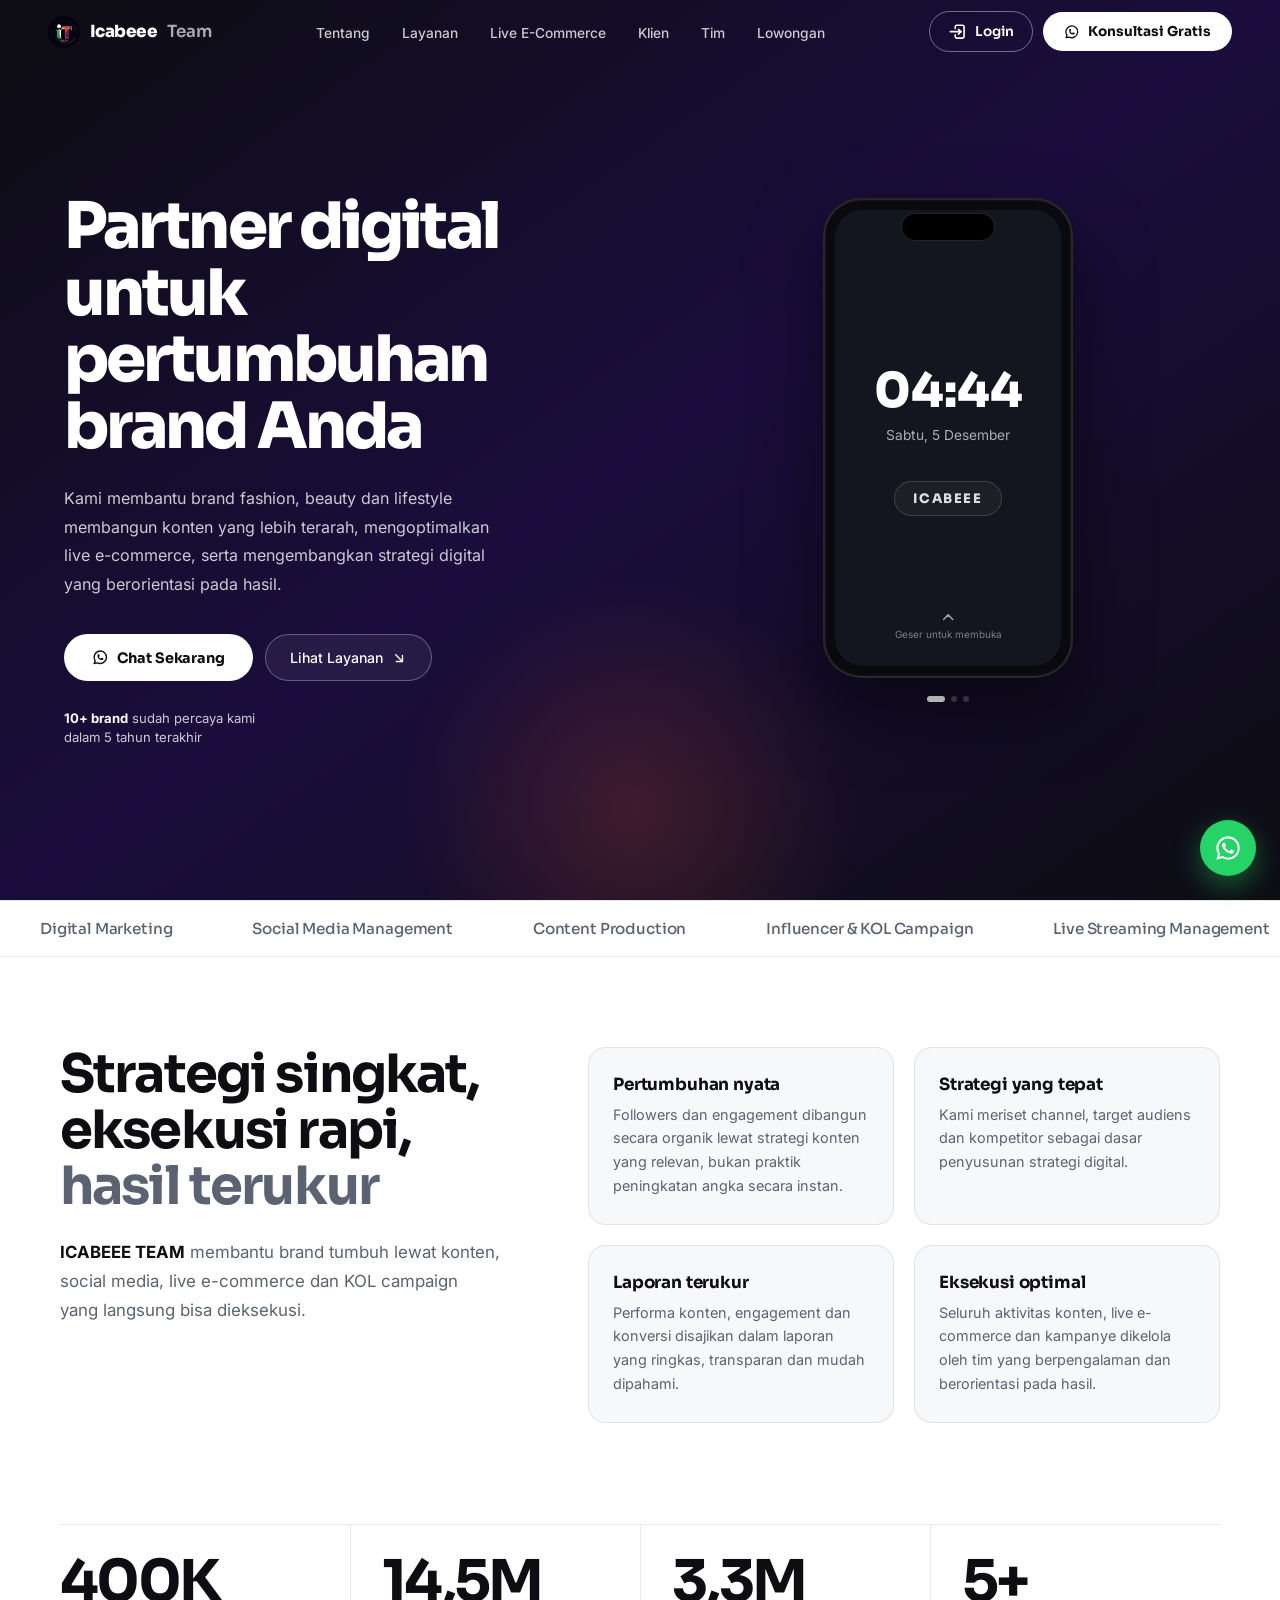
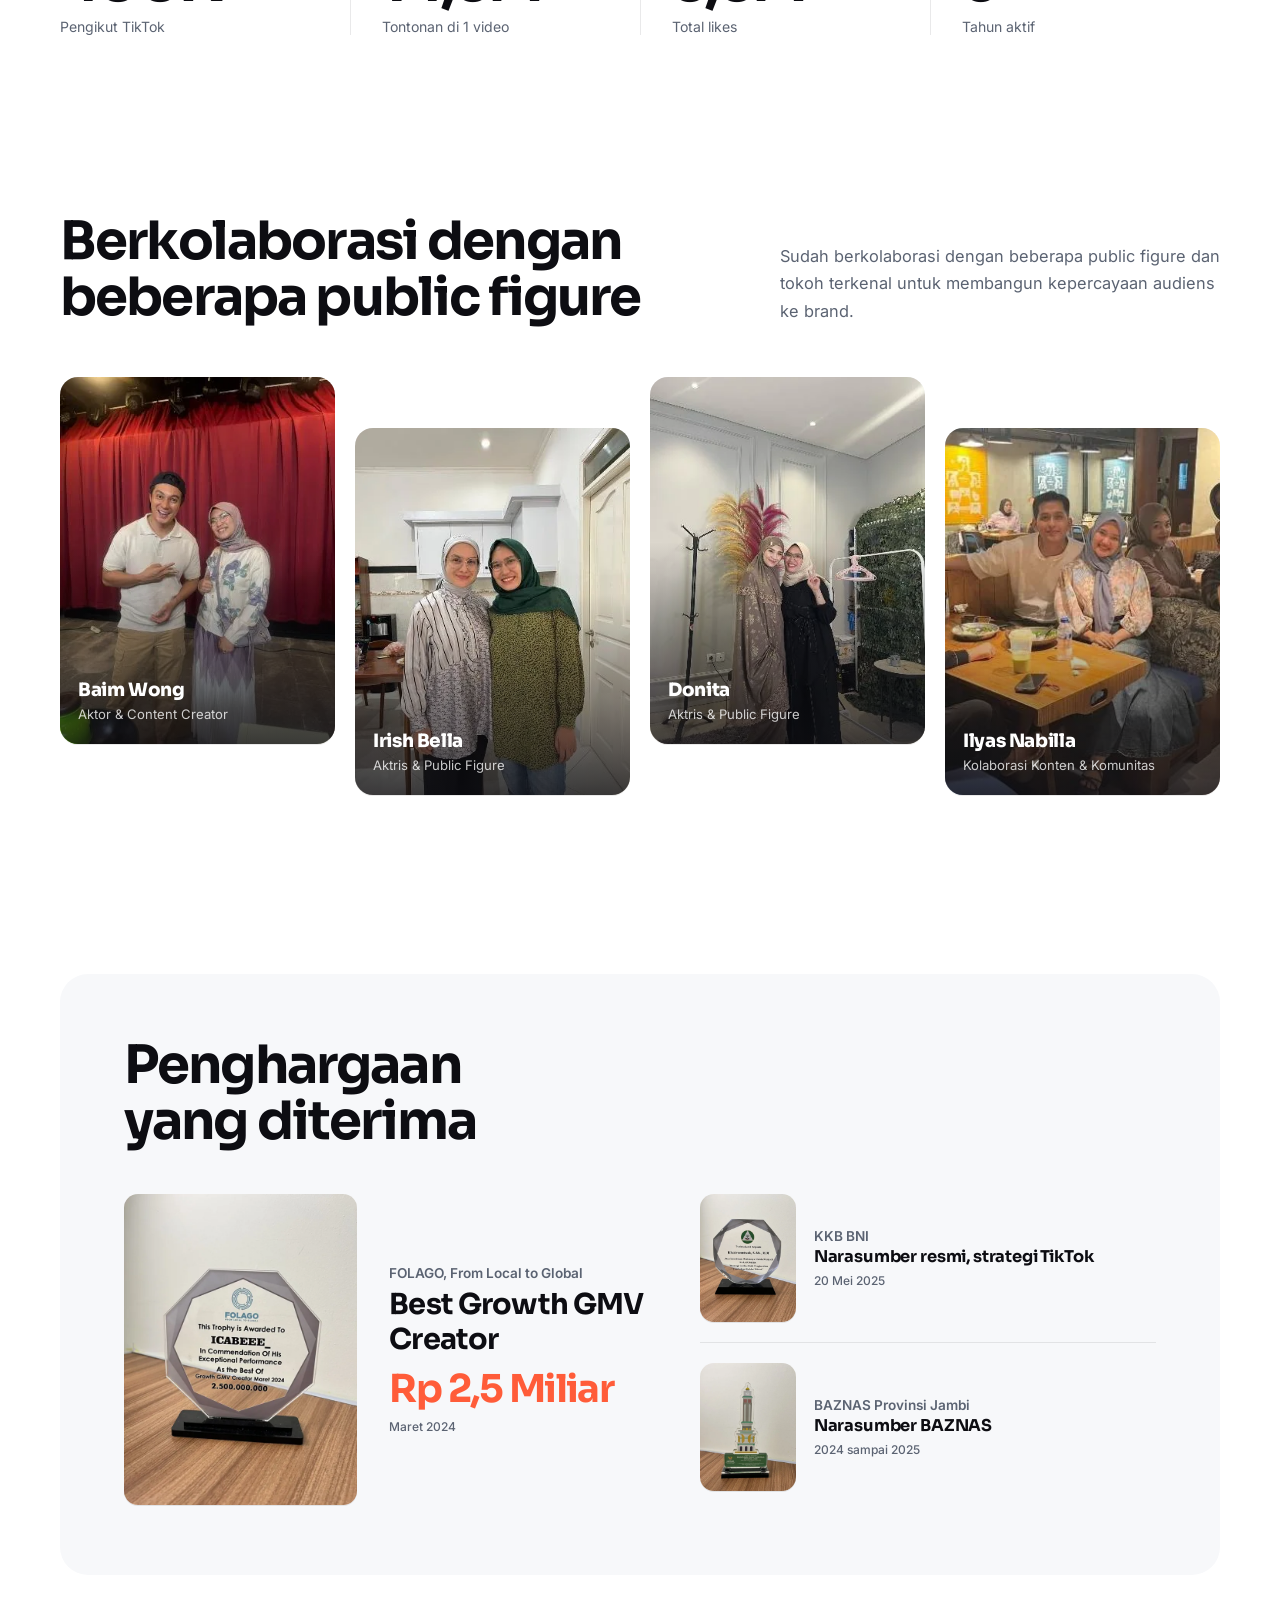
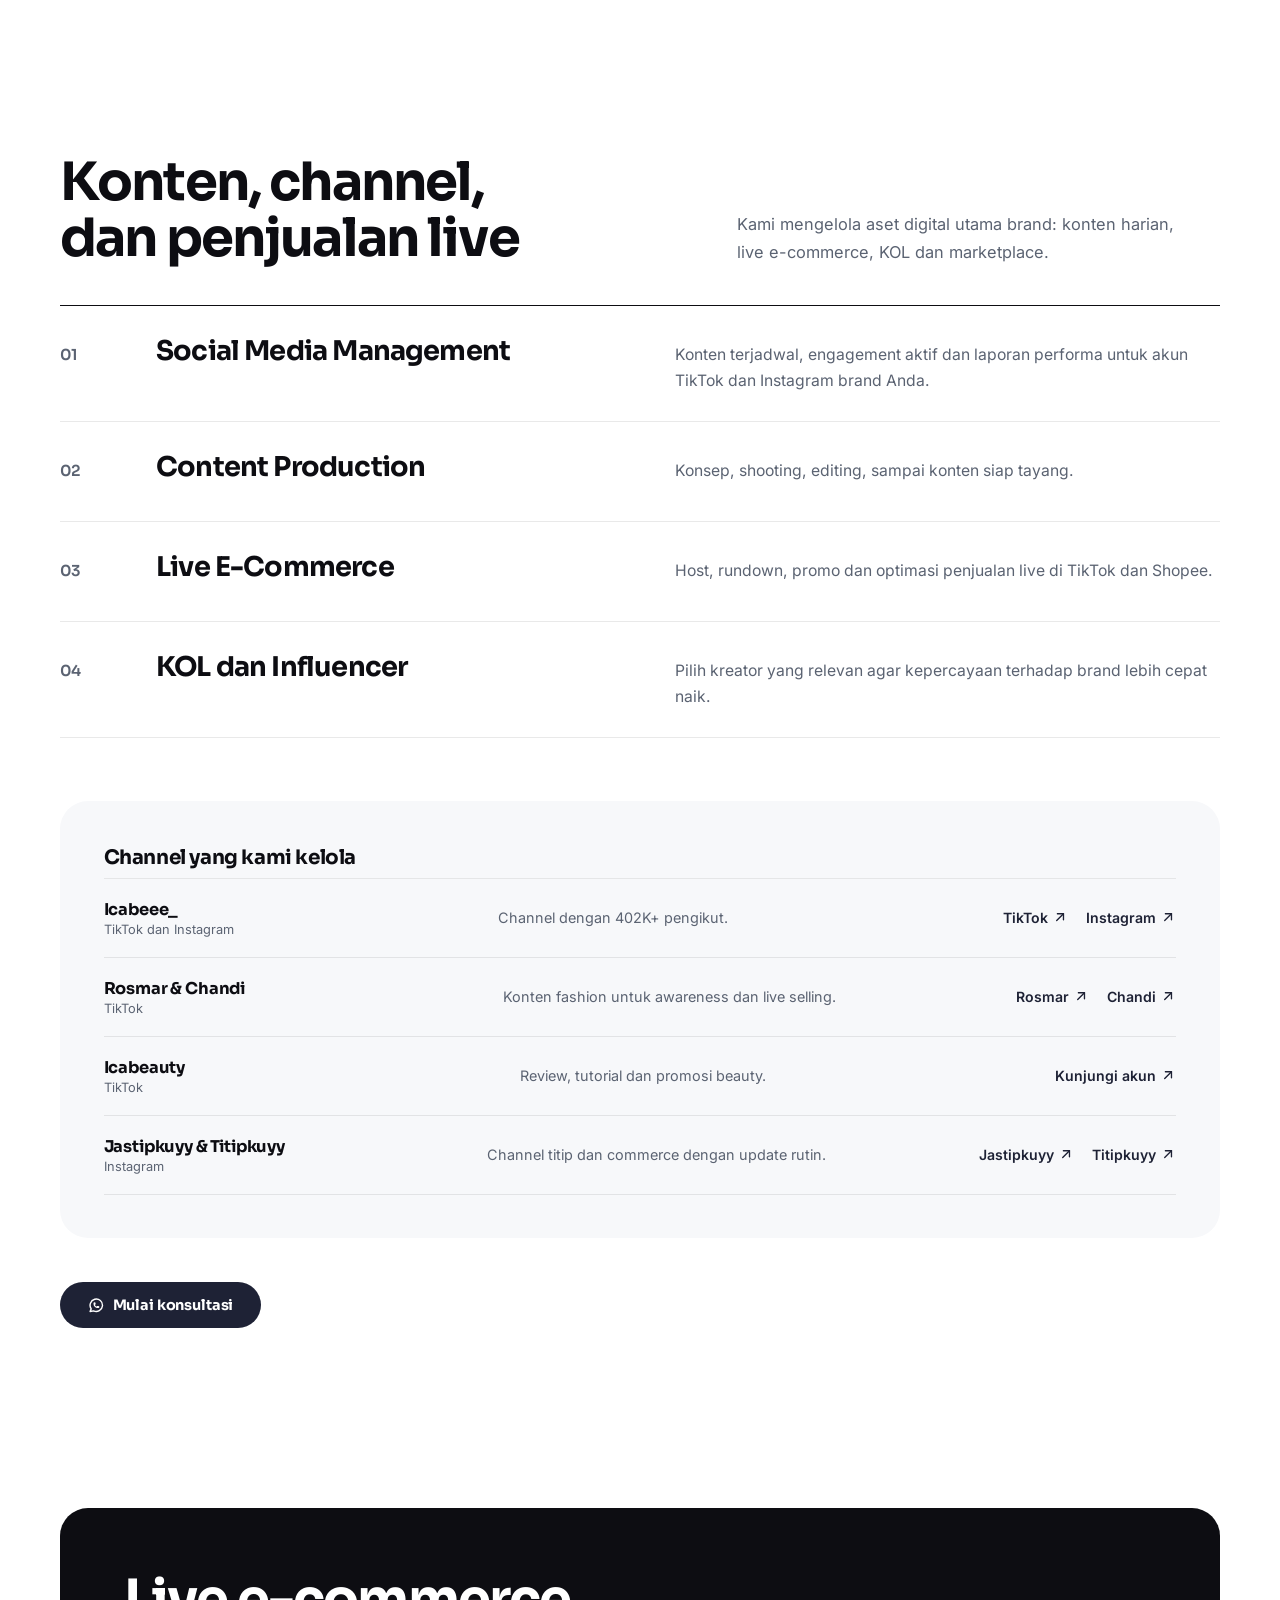
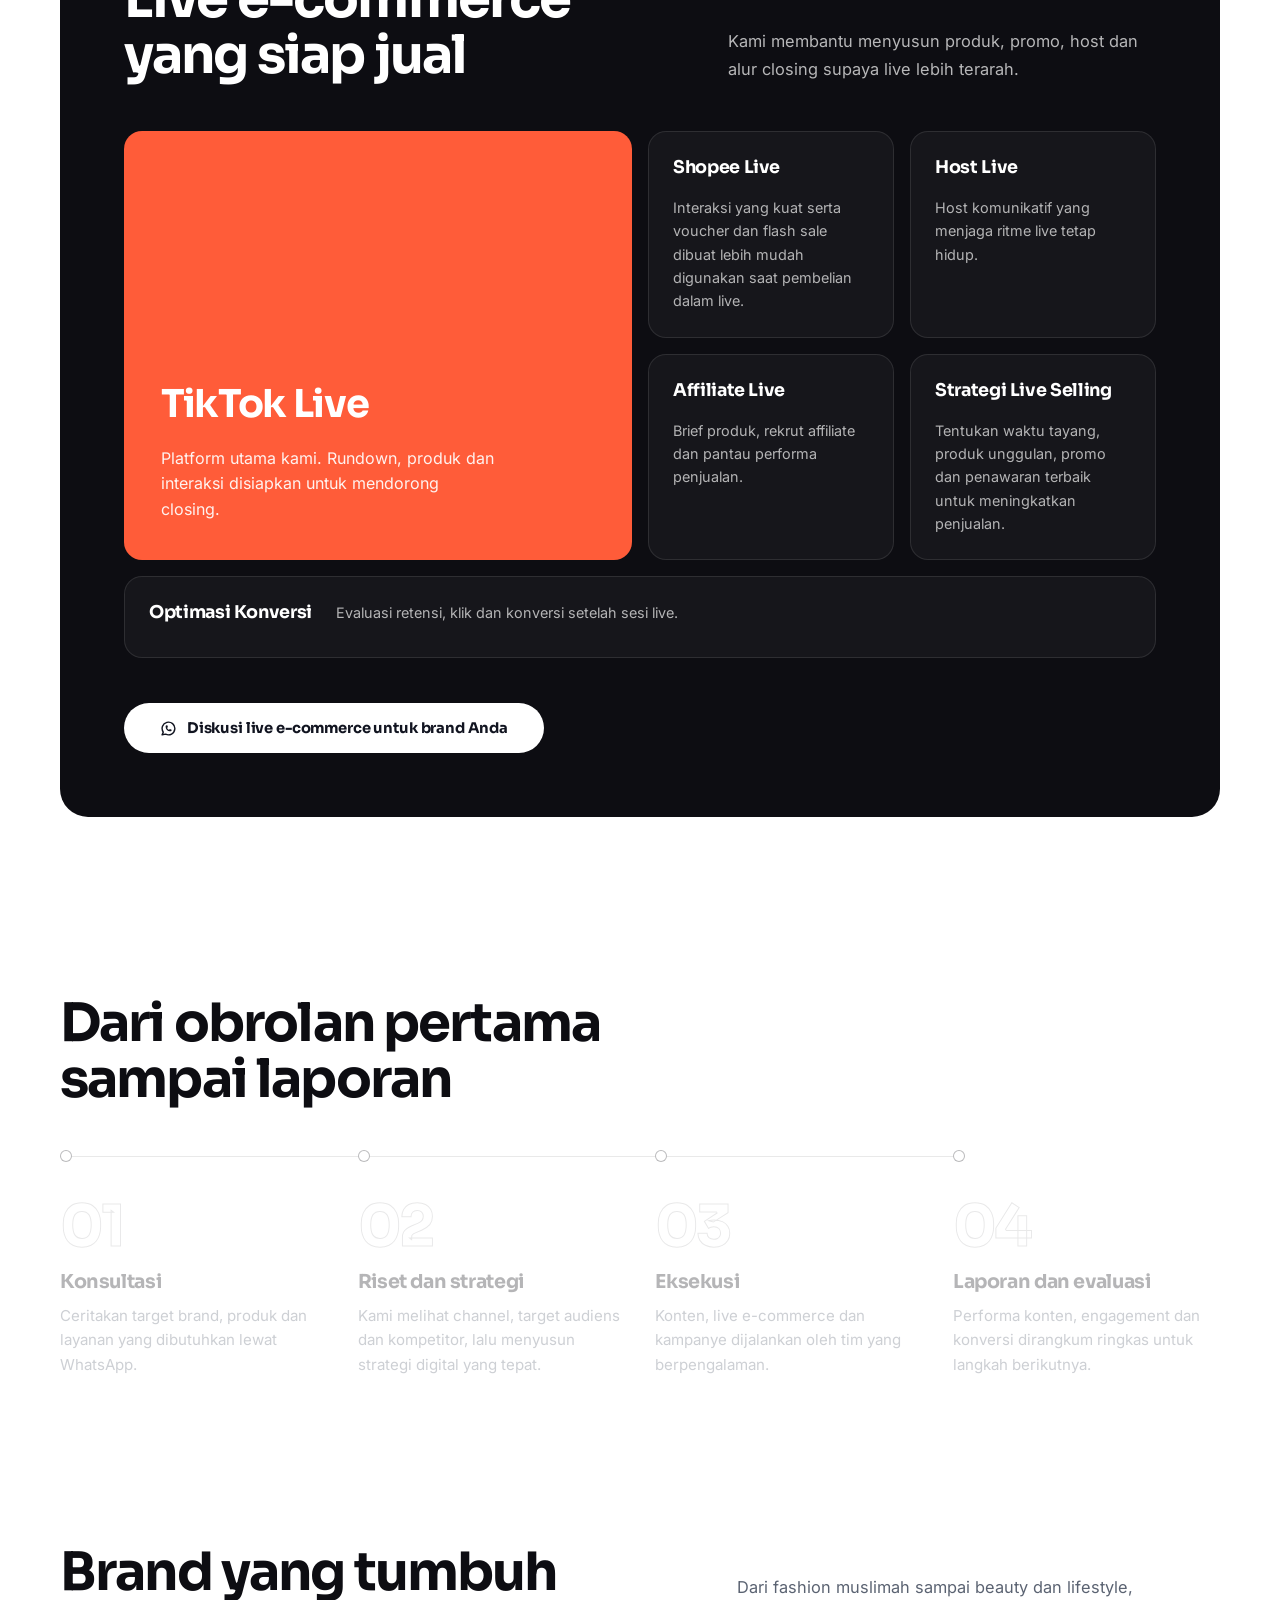
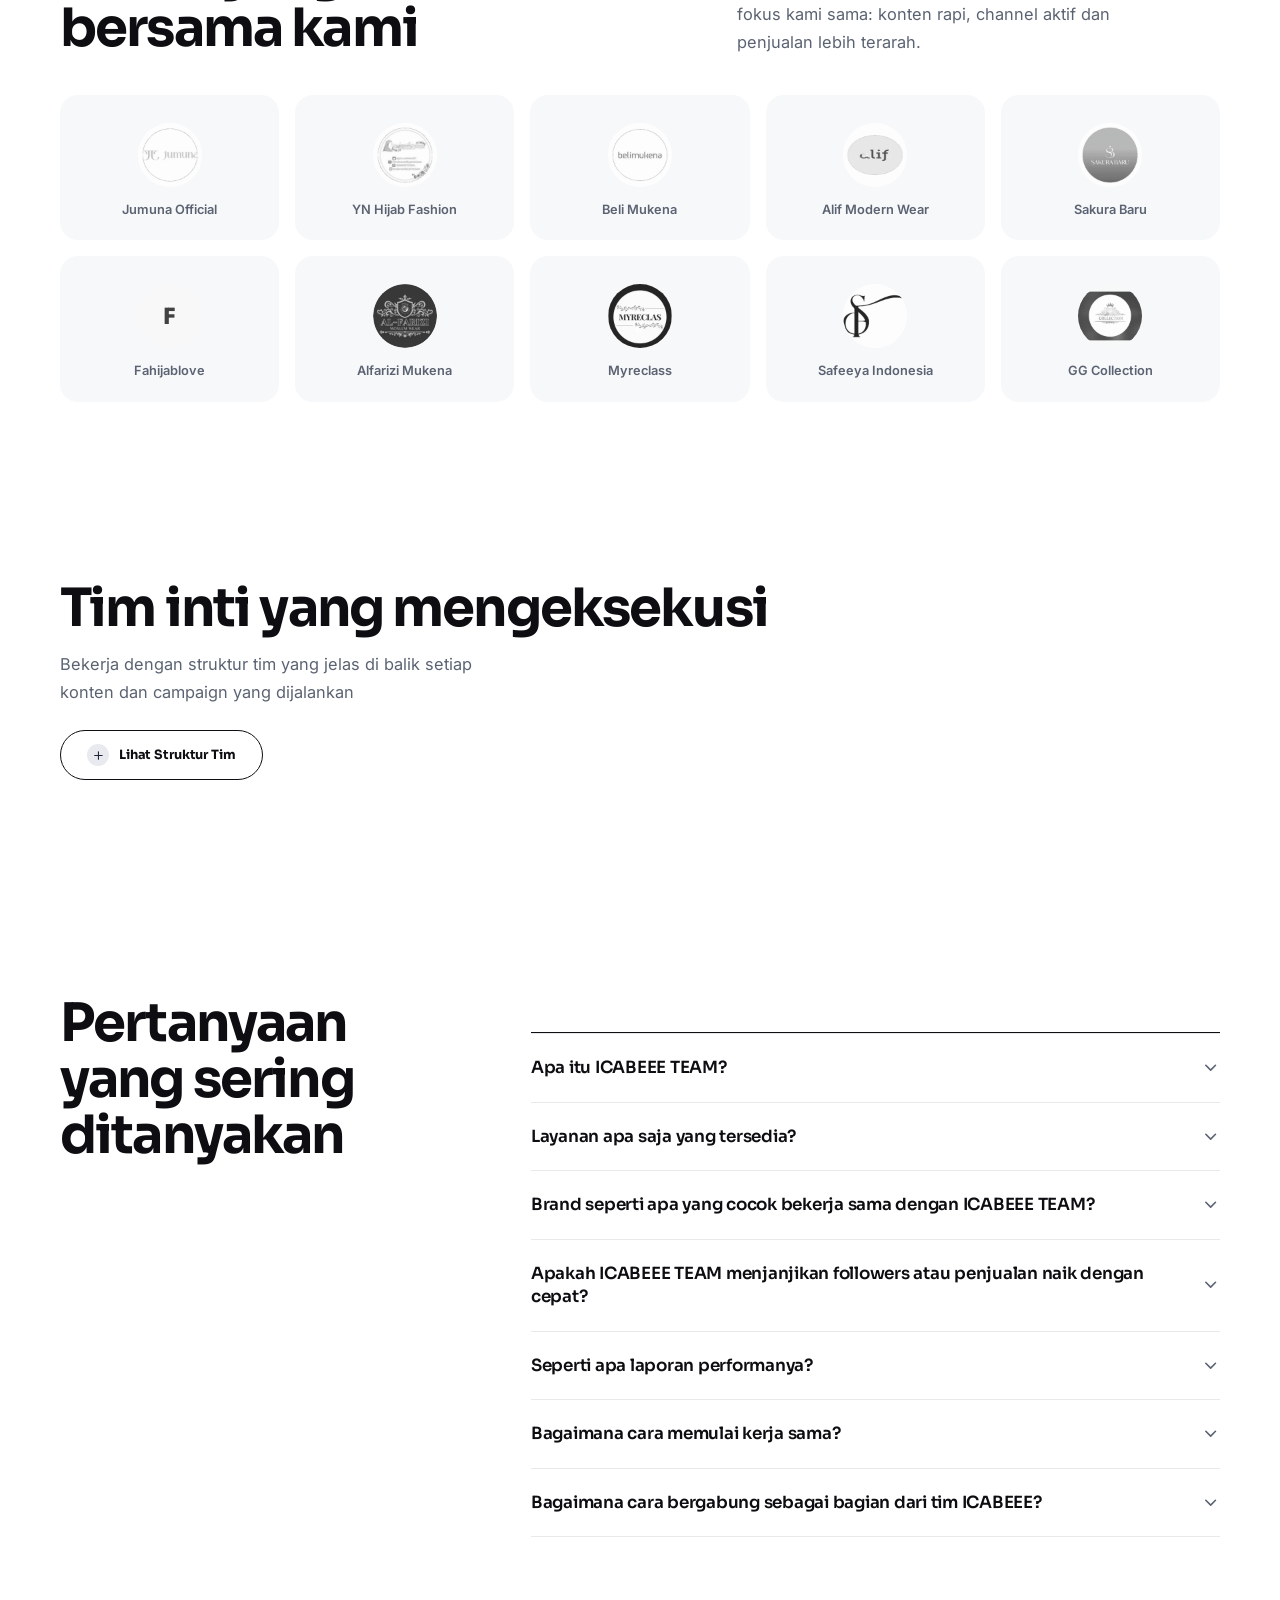
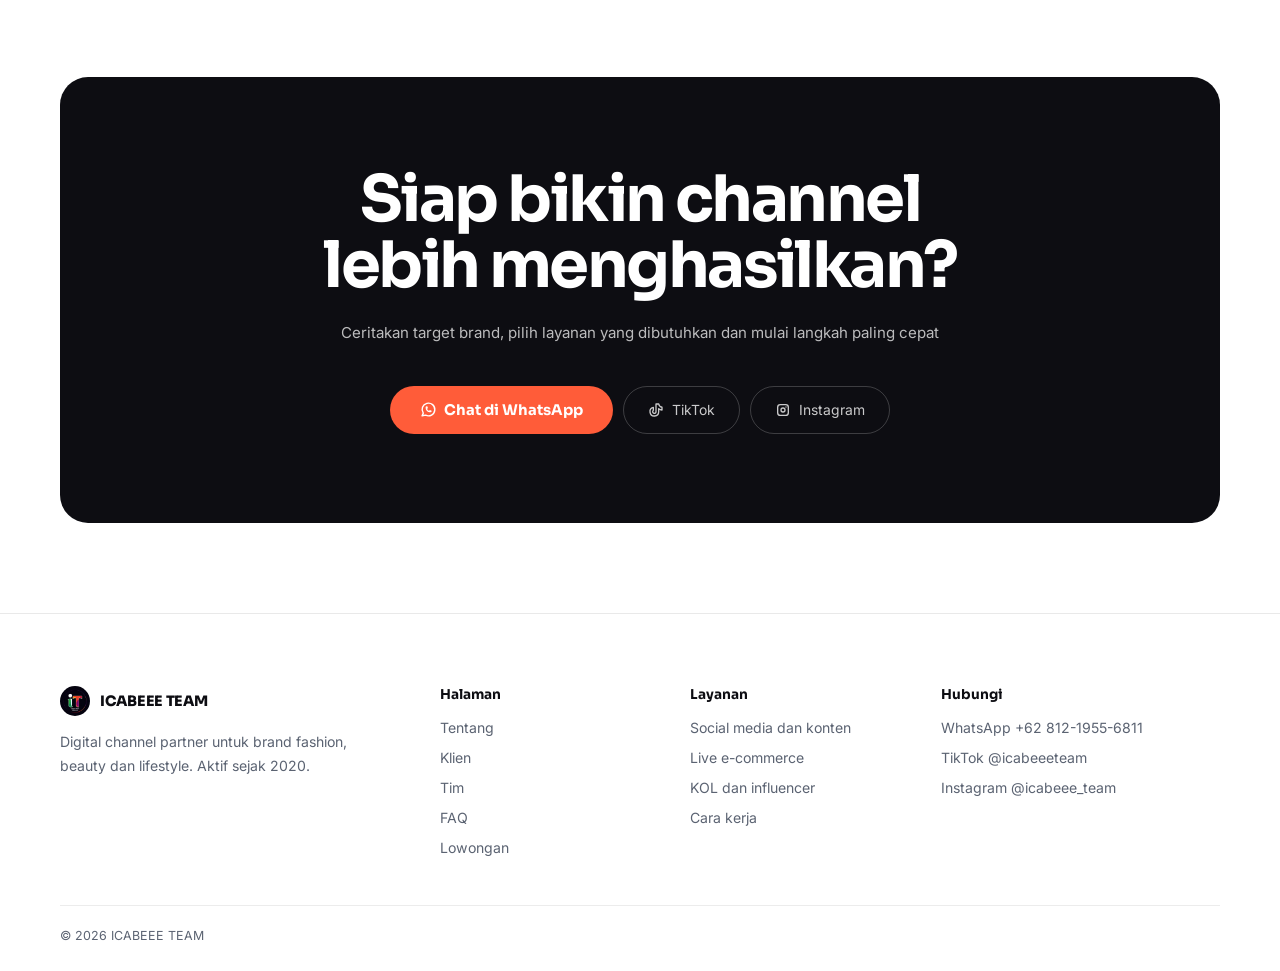
<file: index.html>
<!DOCTYPE html>
<html lang="id" class="no-js">
<head>
<meta charset="UTF-8">
<meta name="viewport" content="width=device-width, initial-scale=1.0">
<script>document.documentElement.className='js';</script>
<title>ICABEEE TEAM | Agensi Live E-Commerce, Social Media & KOL</title>
<meta name="description" content="ICABEEE TEAM, partner digital untuk brand fashion, beauty dan lifestyle: live e-commerce TikTok dan Shopee, social media, produksi konten dan KOL campaign.">
<meta name="robots" content="index, follow, max-image-preview:large">
<meta name="theme-color" content="#0D0D12">
<meta name="author" content="ICABEEE TEAM">
<link rel="canonical" href="https://icabeee.id/">
<link rel="alternate" hreflang="id" href="https://icabeee.id/">
<meta property="og:site_name" content="ICABEEE TEAM">
<meta property="og:title" content="ICABEEE TEAM | Agensi Live E-Commerce, Social Media & KOL">
<meta property="og:description" content="ICABEEE TEAM, partner digital untuk brand fashion, beauty dan lifestyle: live e-commerce TikTok dan Shopee, social media, produksi konten dan KOL campaign.">
<meta property="og:type" content="website">
<meta property="og:url" content="https://icabeee.id/">
<meta property="og:locale" content="id_ID">
<meta property="og:image" content="https://icabeee.id/og-image.png">
<meta property="og:image:width" content="1200">
<meta property="og:image:height" content="630">
<meta property="og:image:alt" content="ICABEEE TEAM, partner digital untuk pertumbuhan brand Anda">
<meta name="twitter:card" content="summary_large_image">
<meta name="twitter:title" content="ICABEEE TEAM | Agensi Live E-Commerce, Social Media & KOL">
<meta name="twitter:description" content="ICABEEE TEAM, partner digital untuk brand fashion, beauty dan lifestyle: live e-commerce TikTok dan Shopee, social media, produksi konten dan KOL campaign.">
<meta name="twitter:image" content="https://icabeee.id/og-image.png">
<link rel="icon" href="/favicon.ico" sizes="48x48">
<link rel="icon" type="image/png" sizes="48x48" href="/favicon-48.png">
<link rel="icon" type="image/png" sizes="512x512" href="/favicon-512.png">
<link rel="apple-touch-icon" sizes="180x180" href="/apple-touch-icon.png">
<link rel="preload" href="fonts/sora.woff2" as="font" type="font/woff2" crossorigin>
<link rel="preload" href="fonts/inter.woff2" as="font" type="font/woff2" crossorigin>
<link rel="stylesheet" href="style.css?v=e90991f6">
<link rel="stylesheet" href="index-v2.css?v=1">
<link rel="stylesheet" href="index-motion.css?v=1">
<noscript><style>#loader{display:none}</style></noscript>
<script type="application/ld+json">
{
 "@context": "https://schema.org",
 "@graph": [
  {
   "@type": "Organization",
   "@id": "https://icabeee.id/#organization",
   "name": "ICABEEE TEAM",
   "alternateName": "Icabeee Team Indonesia",
   "url": "https://icabeee.id/",
   "logo": {
    "@type": "ImageObject",
    "url": "https://icabeee.id/favicon-512.png",
    "width": 512,
    "height": 512
   },
   "image": "https://icabeee.id/og-image.png",
   "description": "ICABEEE TEAM adalah digital channel partner untuk brand fashion, beauty dan lifestyle: live e-commerce, social media, produksi konten dan KOL campaign.",
   "foundingDate": "2020",
   "areaServed": {
    "@type": "Country",
    "name": "Indonesia"
   },
   "knowsLanguage": "id",
   "contactPoint": {
    "@type": "ContactPoint",
    "telephone": "+62-812-1955-6811",
    "contactType": "customer service",
    "areaServed": "ID",
    "availableLanguage": [
     "Indonesian"
    ]
   },
   "sameAs": [
    "https://www.tiktok.com/@icabeeeteam",
    "https://www.instagram.com/icabeee_team"
   ],
   "hasOfferCatalog": {
    "@type": "OfferCatalog",
    "name": "Layanan ICABEEE TEAM",
    "itemListElement": [
     {
      "@type": "Offer",
      "itemOffered": {
       "@type": "Service",
       "name": "Social Media Management",
       "description": "Konten terjadwal, engagement aktif dan laporan performa untuk akun TikTok dan Instagram brand Anda.",
       "provider": {
        "@id": "https://icabeee.id/#organization"
       },
       "areaServed": "ID"
      }
     },
     {
      "@type": "Offer",
      "itemOffered": {
       "@type": "Service",
       "name": "Content Production",
       "description": "Konsep, shooting, editing, sampai konten siap tayang.",
       "provider": {
        "@id": "https://icabeee.id/#organization"
       },
       "areaServed": "ID"
      }
     },
     {
      "@type": "Offer",
      "itemOffered": {
       "@type": "Service",
       "name": "Live E-Commerce",
       "description": "Host, rundown, promo dan optimasi penjualan live di TikTok dan Shopee.",
       "provider": {
        "@id": "https://icabeee.id/#organization"
       },
       "areaServed": "ID"
      }
     },
     {
      "@type": "Offer",
      "itemOffered": {
       "@type": "Service",
       "name": "KOL dan Influencer",
       "description": "Pilih kreator yang relevan agar kepercayaan terhadap brand lebih cepat naik.",
       "provider": {
        "@id": "https://icabeee.id/#organization"
       },
       "areaServed": "ID"
      }
     },
     {
      "@type": "Offer",
      "itemOffered": {
       "@type": "Service",
       "name": "Affiliate Live",
       "description": "Brief produk, rekrut affiliate dan pantau performa penjualan.",
       "provider": {
        "@id": "https://icabeee.id/#organization"
       },
       "areaServed": "ID"
      }
     }
    ]
   }
  },
  {
   "@type": "WebSite",
   "@id": "https://icabeee.id/#website",
   "url": "https://icabeee.id/",
   "name": "ICABEEE TEAM",
   "inLanguage": "id-ID",
   "publisher": {
    "@id": "https://icabeee.id/#organization"
   }
  },
  {
   "@type": "WebPage",
   "@id": "https://icabeee.id/#webpage",
   "url": "https://icabeee.id/",
   "name": "ICABEEE TEAM | Agensi Live E-Commerce, Social Media & KOL",
   "description": "ICABEEE TEAM, partner digital untuk brand fashion, beauty dan lifestyle: live e-commerce TikTok dan Shopee, social media, produksi konten dan KOL campaign.",
   "inLanguage": "id-ID",
   "isPartOf": {
    "@id": "https://icabeee.id/#website"
   },
   "about": {
    "@id": "https://icabeee.id/#organization"
   },
   "primaryImageOfPage": {
    "@type": "ImageObject",
    "url": "https://icabeee.id/og-image.png",
    "width": 1200,
    "height": 630
   }
  },
  {
   "@type": "FAQPage",
   "@id": "https://icabeee.id/#faq",
   "mainEntity": [
    {
     "@type": "Question",
     "name": "Apa itu ICABEEE TEAM?",
     "acceptedAnswer": {
      "@type": "Answer",
      "text": "ICABEEE TEAM adalah digital channel partner untuk brand fashion, beauty dan lifestyle. Kami mengelola konten, social media, live e-commerce dan KOL campaign, dan sudah aktif sejak 2020."
     }
    },
    {
     "@type": "Question",
     "name": "Layanan apa saja yang tersedia?",
     "acceptedAnswer": {
      "@type": "Answer",
      "text": "Social media management, produksi konten video, live e-commerce di TikTok dan Shopee, KOL dan influencer campaign, affiliate live, serta strategi dan optimasi konversi penjualan live."
     }
    },
    {
     "@type": "Question",
     "name": "Brand seperti apa yang cocok bekerja sama dengan ICABEEE TEAM?",
     "acceptedAnswer": {
      "@type": "Answer",
      "text": "Kami banyak bekerja dengan brand fashion muslimah, beauty dan skincare, serta lifestyle dan edukasi. Jika brand Anda di luar itu, ceritakan saja kebutuhannya lewat WhatsApp dan kita diskusikan."
     }
    },
    {
     "@type": "Question",
     "name": "Apakah ICABEEE TEAM menjanjikan followers atau penjualan naik dengan cepat?",
     "acceptedAnswer": {
      "@type": "Answer",
      "text": "Tidak. Pertumbuhan dibangun secara organik lewat strategi konten yang relevan, bukan praktik peningkatan angka secara instan. Setiap hasil dilaporkan secara terbuka supaya Anda bisa menilai sendiri perkembangannya."
     }
    },
    {
     "@type": "Question",
     "name": "Seperti apa laporan performanya?",
     "acceptedAnswer": {
      "@type": "Answer",
      "text": "Performa konten, engagement dan konversi disajikan dalam laporan yang ringkas, transparan dan mudah dipahami, sehingga keputusan berikutnya punya dasar yang jelas."
     }
    },
    {
     "@type": "Question",
     "name": "Bagaimana cara memulai kerja sama?",
     "acceptedAnswer": {
      "@type": "Answer",
      "text": "Hubungi kami lewat WhatsApp, ceritakan target brand dan layanan yang dibutuhkan. Kami akan menyarankan langkah paling cepat untuk memulai."
     }
    },
    {
     "@type": "Question",
     "name": "Bagaimana cara bergabung sebagai bagian dari tim ICABEEE?",
     "acceptedAnswer": {
      "@type": "Answer",
      "text": "Lihat posisi yang sedang dibuka di halaman Lowongan, lalu kirim lamaran lewat formulir di halaman tersebut."
     }
    }
   ]
  }
 ]
}
</script>
</head>
<body>
<a class="skip" href="#utama">Lewati ke konten</a>
<!-- LOADER -->
<div id="loader">
  <div class="scene">
    <div class="logo-wrap">

      <!-- letters -->
      <div class="letters-row">

        <!-- i -->
        <div class="letter-i">
          <div class="dot">
            <div class="spark spark-dot" style="width:5px;height:5px;background:#fff;top:0;left:0;--sx:-18px;--sy:-20px;"></div>
            <div class="spark spark-dot" style="width:4px;height:4px;background:#f5a020;top:0;right:0;--sx:18px;--sy:-18px;"></div>
            <div class="spark spark-dot" style="width:4px;height:4px;background:#7ecfef;bottom:0;left:0;--sx:-14px;--sy:16px;"></div>
          </div>
          <div class="i-body">
            <div class="i-green"></div>
            <div class="i-blue"></div>
            <div class="spark spark-i" style="width:5px;height:5px;background:#25a85a;bottom:0;left:-4px;--sx:-20px;--sy:14px;"></div>
            <div class="spark spark-i" style="width:4px;height:4px;background:#7ecfef;bottom:0;right:0;--sx:16px;--sy:12px;"></div>
          </div>
        </div>

        <!-- T -->
        <div class="letter-T">
          <div class="T-bar">
            <div class="T-bar-left"></div>
            <div class="T-bar-bump"></div>
            <div class="T-bar-right"></div>
            <div class="spark spark-bar" style="width:6px;height:6px;background:#e85520;top:0;left:4px;--sx:-22px;--sy:-18px;"></div>
            <div class="spark spark-bar" style="width:5px;height:5px;background:#f5a020;top:0;left:50%;--sx:0px;--sy:-22px;"></div>
            <div class="spark spark-bar" style="width:5px;height:5px;background:#9038c0;top:0;right:4px;--sx:22px;--sy:-18px;"></div>
          </div>
          <div class="T-stem">
            <div class="T-stem-left"></div>
            <div class="T-stem-right"></div>
            <div class="T-stem-purple"></div>
            <div class="spark spark-stem" style="width:5px;height:5px;background:#c030a0;bottom:0;left:0;--sx:-18px;--sy:16px;"></div>
            <div class="spark spark-stem" style="width:4px;height:4px;background:#8040d0;bottom:0;right:0;--sx:18px;--sy:16px;"></div>
          </div>
        </div>

      </div>

      <!-- text -->
      <div class="brand-text">
        <div class="brand-name">Icabeee Team</div>
        <div class="brand-sub">Indonesia</div>
      </div>

    </div>
  </div>
</div>

<!-- NAV -->
<header class="site-header">
<nav id="nav" aria-label="Menu utama">
  <a href="/" class="logo">
    <div class="logo-mark"><img src="img/logo.webp" width="32" height="32" alt="Logo ICABEEE TEAM"></div>
    Icabeee <span class="logo-suffix">Team</span>
  </a>
  <ul class="nav-links">
    <li><a href="#tentang">Tentang</a></li>
    <li><a href="#layanan">Layanan</a></li>
    <li><a href="#livecommerce">Live E-Commerce</a></li>
    <li><a href="#brand">Klien</a></li>
    <li><a href="#tim">Tim</a></li>
    <li><a href="lowongan.html">Lowongan</a></li>
  </ul>
  <div class="nav-right">
    <a href="login.html" class="nav-login">
      <svg class="i" aria-hidden="true"><use href="#i-login-2"/></svg> Login
    </a>
    <a href="https://wa.me/6281219556811?text=Halo%20ICABEEE%20TEAM%2C%20saya%20ingin%20konsultasi%20layanan%20untuk%20brand%20saya." class="nav-cta" target="_blank" rel="noopener noreferrer">
      <svg class="i" aria-hidden="true"><use href="#i-brand-whatsapp"/></svg> Konsultasi Gratis
    </a>
  </div>
  <button class="hbg" id="hbg" onclick="toggleMenu()" aria-label="Buka menu" aria-expanded="false" aria-controls="mm">
    <span></span><span></span><span></span>
  </button>
</nav>
</header>

<!-- MOBILE MENU -->
<div class="mm-overlay" id="mm-overlay" onclick="closeMenu()"></div>
<div class="mm" id="mm" role="navigation" aria-label="Menu seluler">
  <a href="#tentang" class="mm-link" onclick="closeMenu()">Tentang</a>
  <a href="#layanan" class="mm-link" onclick="closeMenu()">Layanan</a>
  <a href="#livecommerce" class="mm-link" onclick="closeMenu()">Live E-Commerce</a>
  <a href="#brand" class="mm-link" onclick="closeMenu()">Klien</a>
  <a href="#tim" class="mm-link" onclick="closeMenu()">Tim</a>
  <a href="lowongan.html" class="mm-link" onclick="closeMenu()">Lowongan</a>
  <div class="mm-actions">
    <a href="login.html" class="mm-btn mm-btn-outline" onclick="closeMenu()">
      <svg class="i" aria-hidden="true"><use href="#i-login-2"/></svg> Login
    </a>
    <a href="https://wa.me/6281219556811?text=Halo%20ICABEEE%20TEAM%2C%20saya%20ingin%20konsultasi%20layanan%20untuk%20brand%20saya." class="mm-btn mm-btn-solid" target="_blank" rel="noopener noreferrer" onclick="closeMenu()">
      <svg class="i" aria-hidden="true"><use href="#i-brand-whatsapp"/></svg> Konsultasi Gratis
    </a>
  </div>
</div>

<!-- FLOATING WHATSAPP -->
<a href="https://wa.me/6281219556811?text=Halo%20ICABEEE%20TEAM%2C%20saya%20ingin%20konsultasi%20layanan%20untuk%20brand%20saya." class="wa-float" id="wa-float" target="_blank" rel="noopener noreferrer" aria-label="Chat WhatsApp ICABEEE TEAM">
  <svg viewBox="0 0 32 32" width="28" height="28" fill="currentColor" aria-hidden="true">
    <path d="M16.004 2.667c-7.36 0-13.333 5.973-13.333 13.333 0 2.353.615 4.66 1.784 6.687L2.667 29.333l6.81-1.787a13.27 13.27 0 0 0 6.527 1.72h.006c7.36 0 13.333-5.973 13.333-13.333S23.364 2.667 16.004 2.667Zm0 24.4h-.005a11.05 11.05 0 0 1-5.633-1.542l-.404-.24-4.04 1.06 1.08-3.94-.264-.405a11.02 11.02 0 0 1-1.69-5.88c0-6.097 4.96-11.057 11.06-11.057 2.955 0 5.733 1.152 7.822 3.242a10.984 10.984 0 0 1 3.235 7.822c-.003 6.098-4.963 11.058-11.06 11.058Zm6.064-8.282c-.332-.166-1.965-.97-2.27-1.08-.305-.111-.527-.166-.748.167-.222.332-.86 1.08-1.054 1.302-.194.222-.388.25-.72.083-.332-.166-1.4-.516-2.668-1.646-.986-.88-1.653-1.967-1.847-2.3-.194-.332-.02-.512.146-.677.15-.15.332-.388.498-.583.166-.194.221-.332.332-.554.111-.222.055-.416-.028-.583-.083-.166-.748-1.803-1.025-2.47-.27-.65-.544-.561-.748-.572-.194-.01-.416-.012-.638-.012-.222 0-.583.083-.888.416-.305.332-1.165 1.139-1.165 2.778 0 1.639 1.193 3.222 1.359 3.444.166.222 2.348 3.585 5.688 5.027.795.343 1.415.548 1.898.701.797.254 1.523.218 2.097.132.64-.096 1.965-.803 2.243-1.58.277-.776.277-1.441.194-1.58-.083-.138-.305-.222-.638-.388Z"/>
  </svg>
</a>

<main id="utama">
<!-- ═══ HERO SPLIT ═══ -->
<section id="hero">
    <div class="hero-glow-2"></div>
  
  <!-- LEFT: Copy -->
  <div class="hero-left">
    <h1 class="hero-h1">
      <span class="line"><span class="line-inner" id="hline1">Partner digital</span></span>
      <span class="line"><span class="line-inner acc" id="hline2">untuk pertumbuhan</span></span>
      <span class="line"><span class="line-inner acc2" id="hline3">brand Anda</span></span>
    </h1>
    <p class="hero-sub" id="hero-sub">
      Kami membantu brand fashion, beauty dan lifestyle membangun konten yang lebih terarah, mengoptimalkan live e-commerce, serta mengembangkan strategi digital yang berorientasi pada hasil.
    </p>
    <div class="hero-cta-row" id="hero-cta">
      <a href="https://wa.me/6281219556811?text=Halo%20ICABEEE%20TEAM%2C%20saya%20ingin%20konsultasi%20layanan%20untuk%20brand%20saya." class="btn-primary" target="_blank" rel="noopener noreferrer">
        <svg class="i" aria-hidden="true"><use href="#i-brand-whatsapp"/></svg> Chat Sekarang
      </a>
      <a href="#layanan" class="btn-ghost">
        Lihat Layanan <svg class="i" aria-hidden="true"><use href="#i-arrow-down-right"/></svg>
      </a>
    </div>
    <div class="hero-trust" id="hero-trust">
      <div class="hero-trust-text">
        <strong>10+ brand</strong> sudah percaya kami<br>dalam 5 tahun terakhir
      </div>
    </div>
  </div>

  <!-- RIGHT: Visual Panel -->
  <div class="hero-right">
    <div class="hero-visual" id="hero-visual">

      <!-- testimonial carousel inside phone mockup -->
      <div class="htc-wrap" id="htcWrap">
        <div class="htc-frame">
          <div class="htc-notch"></div>
          <div class="htc-screen">

            <div class="htc-lock" id="htcLock">
              <div class="htc-lock-sweep"></div>
              <div class="htc-lock-time" id="htcLockTime">09:41</div>
              <div class="htc-lock-date" id="htcLockDate">Selasa, 30 Juni</div>
              <div class="htc-lock-logo">ICABEEE</div>
              <div class="htc-lock-swipe">
                <svg class="i" aria-hidden="true"><use href="#i-chevron-up"/></svg>
                <span>Geser untuk membuka</span>
              </div>
            </div>

            <div class="htc-card active">
              <div class="htc-quote-ico"><svg class="i" aria-hidden="true"><use href="#i-quote"/></svg></div>
              <p class="htc-text">"Konten lebih konsisten dan laporan performanya mudah dibaca. Tim Icabeee selalu update progress tiap minggu."</p>
              <div class="htc-stars"><svg class="i i-fill" aria-hidden="true"><use href="#i-star"/></svg><svg class="i i-fill" aria-hidden="true"><use href="#i-star"/></svg><svg class="i i-fill" aria-hidden="true"><use href="#i-star"/></svg><svg class="i i-fill" aria-hidden="true"><use href="#i-star"/></svg><svg class="i i-fill" aria-hidden="true"><use href="#i-star"/></svg></div>
              <div class="htc-author">
                <div class="htc-avatar">JO</div>
                <div>
                  <div class="htc-name">Jumuna Official</div>
                  <div class="htc-role">Klien sejak 2023</div>
                </div>
              </div>
            </div>

            <div class="htc-card">
              <div class="htc-quote-ico"><svg class="i" aria-hidden="true"><use href="#i-quote"/></svg></div>
              <p class="htc-text">"Live selling jadi lebih siap: host, promo dan produk jelas. Penjualan saat live naik signifikan."</p>
              <div class="htc-stars"><svg class="i i-fill" aria-hidden="true"><use href="#i-star"/></svg><svg class="i i-fill" aria-hidden="true"><use href="#i-star"/></svg><svg class="i i-fill" aria-hidden="true"><use href="#i-star"/></svg><svg class="i i-fill" aria-hidden="true"><use href="#i-star"/></svg><svg class="i i-fill" aria-hidden="true"><use href="#i-star"/></svg></div>
              <div class="htc-author">
                <div class="htc-avatar">SI</div>
                <div>
                  <div class="htc-name">Safeeya Indonesia</div>
                  <div class="htc-role">Klien aktif</div>
                </div>
              </div>
            </div>

            <div class="htc-card">
              <div class="htc-quote-ico"><svg class="i" aria-hidden="true"><use href="#i-quote"/></svg></div>
              <p class="htc-text">"Komunikasinya enak, responsif dan hasil kontennya selalu sesuai brief. Sangat membantu growth akun kami."</p>
              <div class="htc-stars"><svg class="i i-fill" aria-hidden="true"><use href="#i-star"/></svg><svg class="i i-fill" aria-hidden="true"><use href="#i-star"/></svg><svg class="i i-fill" aria-hidden="true"><use href="#i-star"/></svg><svg class="i i-fill" aria-hidden="true"><use href="#i-star"/></svg><svg class="i i-fill" aria-hidden="true"><use href="#i-star"/></svg></div>
              <div class="htc-author">
                <div class="htc-avatar">AM</div>
                <div>
                  <div class="htc-name">Alif Modern Wear</div>
                  <div class="htc-role">Klien aktif</div>
                </div>
              </div>
            </div>

          </div>
        </div>
        <div class="htc-dots" id="htcDots">
          <span class="htc-dot active"></span>
          <span class="htc-dot"></span>
          <span class="htc-dot"></span>
        </div>
      </div>
    </div>
  </div>

</section>

<!-- MARQUEE -->
<div class="marquee-wrap" role="presentation">
  <div class="marquee-track" id="marquee">
    <div class="marquee-item">Digital Marketing</div>
    <div class="marquee-item">Social Media Management</div>
    <div class="marquee-item">Content Production</div>
    <div class="marquee-item">Influencer &amp; KOL Campaign</div>
    <div class="marquee-item">Live Streaming Management</div>
    <div class="marquee-item">Live E-Commerce Selling</div>
    <div class="marquee-item">Brand Awareness Campaign</div>
    <div class="marquee-item">Marketplace Growth</div>
    <div class="marquee-item" aria-hidden="true">Digital Marketing</div>
    <div class="marquee-item" aria-hidden="true">Social Media Management</div>
    <div class="marquee-item" aria-hidden="true">Content Production</div>
    <div class="marquee-item" aria-hidden="true">Influencer &amp; KOL Campaign</div>
    <div class="marquee-item" aria-hidden="true">Live Streaming Management</div>
    <div class="marquee-item" aria-hidden="true">Live E-Commerce Selling</div>
    <div class="marquee-item" aria-hidden="true">Brand Awareness Campaign</div>
    <div class="marquee-item" aria-hidden="true">Marketplace Growth</div>
  </div>
</div>

<!-- ═══ TENTANG ═══ -->
<section id="tentang" class="about-sec" aria-labelledby="t-about">
  <div class="about-left rv-l">
    <h2 class="section-h2" id="t-about">Strategi singkat,<br>eksekusi rapi,<br><em>hasil terukur</em></h2>
    <p style="margin-top:20px"><strong>ICABEEE TEAM</strong> membantu brand tumbuh lewat konten, social media, live e-commerce dan KOL campaign yang langsung bisa dieksekusi.</p>
  </div>
  <div class="why rv-r">
    <h3>Yang membedakan kami</h3>
    <ul>
      <li><strong>Pertumbuhan nyata</strong><p>Followers dan engagement dibangun secara organik lewat strategi konten yang relevan, bukan praktik peningkatan angka secara instan.</p></li>
      <li><strong>Strategi yang tepat</strong><p>Kami meriset channel, target audiens dan kompetitor sebagai dasar penyusunan strategi digital.</p></li>
      <li><strong>Laporan terukur</strong><p>Performa konten, engagement dan konversi disajikan dalam laporan yang ringkas, transparan dan mudah dipahami.</p></li>
      <li><strong>Eksekusi optimal</strong><p>Seluruh aktivitas konten, live e-commerce dan kampanye dikelola oleh tim yang berpengalaman dan berorientasi pada hasil.</p></li>
    </ul>
  </div>
<dl class="stats">
      <div class="stat"><dt>Pengikut TikTok</dt><dd><span class="counter" data-count="402" data-suffix="K">402K</span></dd></div>
      <div class="stat"><dt>Tontonan di 1 video</dt><dd><span class="counter" data-count="14.6" data-suffix="M" data-decimals="1">14,6M</span></dd></div>
      <div class="stat"><dt>Total likes</dt><dd><span class="counter" data-count="3.3" data-suffix="M" data-decimals="1">3,3M</span></dd></div>
      <div class="stat"><dt>Tahun aktif</dt><dd><span class="counter" data-count="5" data-suffix="+">5+</span></dd></div>
    </dl>
</section>
<!-- ═══ KOLABORASI ═══ -->
<section id="kolaborasi" class="section collabs-sec" aria-labelledby="t-collab">
  <div class="collabs-inner">
    <div class="collabs-head rv">
      <h2 class="section-h2" id="t-collab">Berkolaborasi dengan<br>beberapa public figure</h2>
      <p>Sudah berkolaborasi dengan beberapa public figure dan tokoh terkenal untuk membangun kepercayaan audiens ke brand.</p>
    </div>
    <div class="collab-grid rv">
      <figure class="collab-card">
        <img src="img/collab-baim-wong.webp" width="357" height="476" alt="Icabeee berkolaborasi dengan Baim Wong" loading="lazy" decoding="async">
        <div class="collab-overlay"></div>
        <figcaption class="collab-info"><div class="collab-name">Baim Wong</div><div class="collab-role">Aktor &amp; Content Creator</div></figcaption>
      </figure>
      <figure class="collab-card">
        <img src="img/collab-irish-bella.webp" width="358" height="477" alt="Icabeee berkolaborasi dengan Irish Bella" loading="lazy" decoding="async">
        <div class="collab-overlay"></div>
        <figcaption class="collab-info"><div class="collab-name">Irish Bella</div><div class="collab-role">Aktris &amp; Public Figure</div></figcaption>
      </figure>
      <figure class="collab-card">
        <img src="img/collab-donita.webp" width="357" height="476" alt="Icabeee berkolaborasi dengan Donita" loading="lazy" decoding="async">
        <div class="collab-overlay"></div>
        <figcaption class="collab-info"><div class="collab-name">Donita</div><div class="collab-role">Aktris &amp; Public Figure</div></figcaption>
      </figure>
      <figure class="collab-card">
        <img src="img/collab-ilyas-nabilla.webp" width="281" height="375" alt="Icabeee berkolaborasi dengan Ilyas Nabilla dan tim" loading="lazy" decoding="async">
        <div class="collab-overlay"></div>
        <figcaption class="collab-info"><div class="collab-name">Ilyas Nabilla</div><div class="collab-role">Kolaborasi Konten &amp; Komunitas</div></figcaption>
      </figure>
    </div>
  </div>
</section>
<!-- ═══ PENGHARGAAN ═══ -->
<section id="penghargaan" class="section award-sec" aria-labelledby="t-award">
  <div class="award-wrap rv">
    <h2 class="section-h2" id="t-award">Penghargaan<br>yang diterima</h2>
    <div class="award-layout">
      <article class="award-main">
        <div class="award-figure"><img src="award-2-folago.webp" width="600" height="800" alt="Plakat FOLAGO Best Growth GMV Creator" loading="lazy" decoding="async"></div>
        <div>
          <p class="award-from">FOLAGO, From Local to Global</p>
          <h3 class="award-title">Best Growth GMV Creator</h3>
          <p class="award-highlight">Rp 2,5 Miliar</p>
          <p class="award-date">Maret 2024</p>
        </div>
      </article>
      <div class="award-side">
        <article class="award-row">
          <div class="award-figure"><img src="award-1-kkb.webp" width="600" height="800" alt="Plakat KKB BNI Narasumber TikTok" loading="lazy" decoding="async"></div>
          <div>
            <p class="award-from">KKB BNI</p>
            <h3 class="award-title">Narasumber resmi, strategi TikTok</h3>
            <p class="award-date">20 Mei 2025</p>
          </div>
        </article>
        <article class="award-row">
          <div class="award-figure"><img src="award-3-baznas.webp" width="600" height="800" alt="Plakat BAZNAS Provinsi Jambi" loading="lazy" decoding="async"></div>
          <div>
            <p class="award-from">BAZNAS Provinsi Jambi</p>
            <h3 class="award-title">Narasumber BAZNAS</h3>
            <p class="award-date">2024 sampai 2025</p>
          </div>
        </article>
      </div>
    </div>
  </div>
</section>
<!-- ═══ LAYANAN ═══ -->
<section id="layanan" class="section ecosystem-sec" aria-labelledby="t-layanan">
  <div class="ecosystem-inner">
    <div class="ecosystem-head rv">
      <h2 class="section-h2 split" id="t-layanan"><span class="ln" style="--l:0"><span>Konten, channel,</span></span> <span class="ln" style="--l:1"><span>dan penjualan live</span></span></h2>
      <p>Kami mengelola aset digital utama brand: konten harian, live e-commerce, KOL dan marketplace.</p>
    </div>
    <ul class="svc-list rv">
      <li class="svc-item"><span class="num" aria-hidden="true"><span class="mk"><span style="--d:0">01</span></span></span><h3><span class="mk"><span style="--d:1">Social Media Management</span></span></h3><p><span class="mk"><span style="--d:2">Konten terjadwal, engagement aktif dan laporan performa untuk akun TikTok dan Instagram brand Anda.</span></span></p><i class="bg" aria-hidden="true"></i></li>
      <li class="svc-item"><span class="num" aria-hidden="true"><span class="mk"><span style="--d:0">02</span></span></span><h3><span class="mk"><span style="--d:1">Content Production</span></span></h3><p><span class="mk"><span style="--d:2">Konsep, shooting, editing, sampai konten siap tayang.</span></span></p><i class="bg" aria-hidden="true"></i></li>
      <li class="svc-item"><span class="num" aria-hidden="true"><span class="mk"><span style="--d:0">03</span></span></span><h3><span class="mk"><span style="--d:1">Live E-Commerce</span></span></h3><p><span class="mk"><span style="--d:2">Host, rundown, promo dan optimasi penjualan live di TikTok dan Shopee.</span></span></p><i class="bg" aria-hidden="true"></i></li>
      <li class="svc-item"><span class="num" aria-hidden="true"><span class="mk"><span style="--d:0">04</span></span></span><h3><span class="mk"><span style="--d:1">KOL dan Influencer</span></span></h3><p><span class="mk"><span style="--d:2">Pilih kreator yang relevan agar kepercayaan terhadap brand lebih cepat naik.</span></span></p><i class="bg" aria-hidden="true"></i></li>
    </ul>
    <div class="channels rv">
      <h3>Channel yang kami kelola</h3>
      <ul class="ch-list">
        <li class="ch-row">
          <div><p class="ch-name">Icabeee_</p><p class="ch-plat">TikTok dan Instagram</p></div>
          <p class="ch-desc">Channel dengan 402K+ pengikut.</p>
          <div class="ch-links"><a href="https://www.tiktok.com/@icabeee_ica" target="_blank" rel="noopener noreferrer">TikTok<svg class="i" aria-hidden="true"><use href="#i-arrow-up-right"/></svg></a><a href="https://www.instagram.com/icabeee_" target="_blank" rel="noopener noreferrer">Instagram<svg class="i" aria-hidden="true"><use href="#i-arrow-up-right"/></svg></a></div>
        </li>
        <li class="ch-row">
          <div><p class="ch-name">Rosmar &amp; Chandi</p><p class="ch-plat">TikTok</p></div>
          <p class="ch-desc">Konten fashion untuk awareness dan live selling.</p>
          <div class="ch-links"><a href="https://www.tiktok.com/@rosmarfashion" target="_blank" rel="noopener noreferrer">Rosmar<svg class="i" aria-hidden="true"><use href="#i-arrow-up-right"/></svg></a><a href="https://www.tiktok.com/@chandicollectionofficial" target="_blank" rel="noopener noreferrer">Chandi<svg class="i" aria-hidden="true"><use href="#i-arrow-up-right"/></svg></a></div>
        </li>
        <li class="ch-row">
          <div><p class="ch-name">Icabeauty</p><p class="ch-plat">TikTok</p></div>
          <p class="ch-desc">Review, tutorial dan promosi beauty.</p>
          <div class="ch-links"><a href="https://www.tiktok.com/@icabeeeauty" target="_blank" rel="noopener noreferrer">Kunjungi akun<svg class="i" aria-hidden="true"><use href="#i-arrow-up-right"/></svg></a></div>
        </li>
        <li class="ch-row">
          <div><p class="ch-name">Jastipkuyy &amp; Titipkuyy</p><p class="ch-plat">Instagram</p></div>
          <p class="ch-desc">Channel titip dan commerce dengan update rutin.</p>
          <div class="ch-links"><a href="https://www.instagram.com/jastipkuyyofficial" target="_blank" rel="noopener noreferrer">Jastipkuyy<svg class="i" aria-hidden="true"><use href="#i-arrow-up-right"/></svg></a><a href="https://www.instagram.com/titipkuyyyofficial" target="_blank" rel="noopener noreferrer">Titipkuyy<svg class="i" aria-hidden="true"><use href="#i-arrow-up-right"/></svg></a></div>
        </li>
      </ul>
    </div>
    <div class="section-cta rv">
      <a href="https://wa.me/6281219556811?text=Halo%20ICABEEE%20TEAM%2C%20saya%20ingin%20konsultasi%20layanan%20konten%20dan%20social%20media." class="btn-primary" target="_blank" rel="noopener noreferrer"><svg class="i" aria-hidden="true"><use href="#i-brand-whatsapp"/></svg> Mulai konsultasi</a>
    </div>
  </div>
</section>
<!-- ═══ LIVE E-COMMERCE ═══ -->
<section id="livecommerce" class="section livecom-sec" aria-labelledby="t-live">
  <div class="livecom-inner">
    <div class="livecom-head rv">
      <h2 class="section-h2" id="t-live">Live e-commerce<br>yang siap jual</h2>
      <p>Kami membantu menyusun produk, promo, host dan alur closing supaya live lebih terarah.</p>
    </div>
    <ul class="lc-list rv">
        <li class="lc-item"><h3>TikTok Live</h3><p>Platform utama kami. Rundown, produk dan interaksi disiapkan untuk mendorong closing.</p></li>
        <li class="lc-item"><h3>Shopee Live</h3><p>Interaksi yang kuat serta voucher dan flash sale dibuat lebih mudah digunakan saat pembelian dalam live.</p></li>
        <li class="lc-item"><h3>Host Live</h3><p>Host komunikatif yang menjaga ritme live tetap hidup.</p></li>
        <li class="lc-item"><h3>Affiliate Live</h3><p>Brief produk, rekrut affiliate dan pantau performa penjualan.</p></li>
        <li class="lc-item"><h3>Strategi Live Selling</h3><p>Tentukan waktu tayang, produk unggulan, promo dan penawaran terbaik untuk meningkatkan penjualan.</p></li>
        <li class="lc-item"><h3>Optimasi Konversi</h3><p>Evaluasi retensi, klik dan konversi setelah sesi live.</p></li>
    </ul>
    <div class="livecom-cta rv">
      <a href="https://wa.me/6281219556811?text=Halo%20ICABEEE%20TEAM%2C%20saya%20ingin%20diskusi%20live%20e-commerce%20untuk%20brand%20saya." target="_blank" rel="noopener noreferrer"><svg class="i" aria-hidden="true"><use href="#i-brand-whatsapp"/></svg> Diskusi live e-commerce untuk brand Anda</a>
    </div>
  </div>
</section>
<!-- ═══ CARA KERJA ═══ -->
<section id="cara-kerja" class="section process-sec" aria-labelledby="t-proses">
  <div class="process-inner">
    <h2 class="section-h2 rv split" id="t-proses"><span class="ln" style="--l:0"><span>Dari obrolan pertama</span></span> <span class="ln" style="--l:1"><span>sampai laporan</span></span></h2>
    <ol class="process rv">
      <li class="step"><h3>Konsultasi</h3><p>Ceritakan target brand, produk dan layanan yang dibutuhkan lewat WhatsApp.</p></li>
      <li class="step"><h3>Riset dan strategi</h3><p>Kami melihat channel, target audiens dan kompetitor, lalu menyusun strategi digital yang tepat.</p></li>
      <li class="step"><h3>Eksekusi</h3><p>Konten, live e-commerce dan kampanye dijalankan oleh tim yang berpengalaman.</p></li>
      <li class="step"><h3>Laporan dan evaluasi</h3><p>Performa konten, engagement dan konversi dirangkum ringkas untuk langkah berikutnya.</p></li>
    </ol>
  </div>
</section>
<!-- ═══ KLIEN ═══ -->
<section id="brand" class="section brands-wrap" aria-labelledby="t-klien">
  <div class="brands-inner2">
    <div class="brands-head2 rv">
      <h2 class="section-h2" id="t-klien">Brand yang tumbuh<br>bersama kami</h2>
      <p>Dari fashion muslimah sampai beauty dan lifestyle, fokus kami sama: konten rapi, channel aktif dan penjualan lebih terarah.</p>
    </div>
    <ul class="clients rv">
        <li class="client"><img class="client-logo" src="img/brand-jumuna.webp" width="192" height="192" alt="Logo Jumuna Official" loading="lazy" decoding="async"><span class="client-name">Jumuna Official</span></li>
        <li class="client"><img class="client-logo" src="img/brand-yn-hijab.webp" width="192" height="192" alt="Logo YN Hijab Fashion" loading="lazy" decoding="async"><span class="client-name">YN Hijab Fashion</span></li>
        <li class="client"><img class="client-logo" src="img/brand-beli-mukena.webp" width="192" height="192" alt="Logo Beli Mukena" loading="lazy" decoding="async"><span class="client-name">Beli Mukena</span></li>
        <li class="client"><img class="client-logo" src="img/brand-alif.webp" width="192" height="192" alt="Logo Alif Modern Wear" loading="lazy" decoding="async"><span class="client-name">Alif Modern Wear</span></li>
        <li class="client"><img class="client-logo" src="img/brand-sakura-baru.webp" width="192" height="192" alt="Logo Sakura Baru" loading="lazy" decoding="async"><span class="client-name">Sakura Baru</span></li>
        <li class="client"><span class="client-logo client-text" aria-hidden="true">F</span><span class="client-name">Fahijablove</span></li>
        <li class="client"><img class="client-logo" src="img/brand-alfarizi.webp" width="192" height="192" alt="Logo Alfarizi Mukena" loading="lazy" decoding="async"><span class="client-name">Alfarizi Mukena</span></li>
        <li class="client"><img class="client-logo" src="img/brand-myreclass.webp" width="192" height="192" alt="Logo Myreclass" loading="lazy" decoding="async"><span class="client-name">Myreclass</span></li>
        <li class="client"><img class="client-logo" src="img/brand-safeeya.webp" width="192" height="192" alt="Logo Safeeya Indonesia" loading="lazy" decoding="async"><span class="client-name">Safeeya Indonesia</span></li>
        <li class="client"><img class="client-logo" src="img/brand-gg.webp" width="192" height="192" alt="Logo GG Collection" loading="lazy" decoding="async"><span class="client-name">GG Collection</span></li>
    </ul>
  </div>
</section>
<!-- ═══ STRUKTUR ORGANISASI ═══ -->
<section id="tim" class="section org-sec" aria-labelledby="t-tim">
  <div class="org-inner">
    <div class="org-head rv">
      <h2 class="section-h2" id="t-tim">Tim inti yang mengeksekusi</h2>
      <p>Bekerja dengan struktur tim yang jelas di balik setiap konten dan campaign yang dijalankan</p>
      <button class="acc-toggle" id="orgToggle" aria-expanded="false" aria-controls="orgPanel" onclick="accToggle('org')">
        <span class="acc-toggle-ico"><svg class="i" aria-hidden="true"><use href="#i-plus"/></svg></span>
        <span class="acc-toggle-label">Lihat Struktur Tim</span>
      </button>
    </div>
    <div class="acc-panel" id="orgPanel" data-open="false">
      <div class="acc-panel-inner">
        <div class="org-tree" style="margin-top:36px">
          <!-- Owner -->
          <div class="org-row">
            <div class="org-card owner">
              <div class="org-photo">
                <img src="team-1-andika.webp" width="240" height="323" alt="Andika Prima" loading="lazy">
              </div>
              <div class="org-name">Andika Prima</div>
              <div class="org-role">Direktur</div>
            </div>
          </div>
          <div class="org-connector-v"></div>
          <!-- Level 2: Wakil Owner -->
          <div class="org-row">
            <div class="org-card">
              <div class="org-photo">
                <img src="team-2-icabeee.webp" width="238" height="360" alt="Icabeee" loading="lazy" style="object-position:top center;">
              </div>
              <div class="org-name">Icabeee</div>
              <div class="org-role">Wakil Direktur</div>
            </div>
          </div>
          <div class="org-connector-v"></div>
          <!-- Level 3: Sekretaris + Manager -->
          <div class="org-row" style="gap:40px">
            <div style="display:flex;flex-direction:column;align-items:center;gap:0">
              <div class="org-connector-v" style="height:20px"></div>
              <div class="org-card">
                <div class="org-photo-sm">
                  <img src="team-3-siti.webp" width="217" height="360" alt="Siti Nur Khoiria" loading="lazy" style="object-position:top center;">
                </div>
                <div class="org-name">Siti Nur Khoiria</div>
                <div class="org-role">Sekretaris</div>
              </div>
            </div>
            <div style="display:flex;flex-direction:column;align-items:center;gap:0">
              <div class="org-connector-v" style="height:20px"></div>
              <div class="org-card">
                <div class="org-photo-sm">
                  <img src="team-4-sonia.webp" width="217" height="360" alt="Sonia Dwi Syahrani" loading="lazy" style="object-position:top center;">
                </div>
                <div class="org-name">Sonia Dwi Syahrani</div>
                <div class="org-role">Manager</div>
              </div>
            </div>
          </div>
          <div class="org-connector-v"></div>
          <!-- Level 4: Divisi -->
          <div class="org-row" style="gap:20px">
            <div style="display:flex;flex-direction:column;align-items:center;gap:0">
              <div class="org-connector-v" style="height:20px"></div>
              <div class="org-card">
                <div class="org-photo-sm">
                  <img src="team-5-aini.webp" width="240" height="360" alt="B.S Aini Rosnaini" loading="lazy">
                </div>
                <div class="org-name">B.S Aini Rosnaini</div>
                <div class="org-role">Divisi Kreatif</div>
              </div>
            </div>
            <div style="display:flex;flex-direction:column;align-items:center;gap:0">
              <div class="org-connector-v" style="height:20px"></div>
              <div class="org-card">
                <div class="org-photo-sm">
                  <img src="team-6-fadia.webp" width="240" height="320" alt="Fadia Salwa Baragbah" loading="lazy">
                </div>
                <div class="org-name">Fadia Salwa Baragbah</div>
                <div class="org-role">Divisi Rumah Tangga</div>
              </div>
            </div>
          </div>
        </div>
      </div>
    </div>
  </div>
</section>



<!-- ═══ FAQ ═══ -->
<section id="faq" class="section faq-sec" aria-labelledby="t-faq">
  <div class="faq-inner">
    <h2 class="section-h2 rv" id="t-faq">Pertanyaan yang sering ditanyakan</h2>
    <div class="faq-list rv">
      <details class="faq"><summary>Apa itu ICABEEE TEAM?<svg class="i" aria-hidden="true"><use href="#i-chevron-down"/></svg></summary><p>ICABEEE TEAM adalah digital channel partner untuk brand fashion, beauty dan lifestyle. Kami mengelola konten, social media, live e-commerce dan KOL campaign, dan sudah aktif sejak 2020.</p></details>
      <details class="faq"><summary>Layanan apa saja yang tersedia?<svg class="i" aria-hidden="true"><use href="#i-chevron-down"/></svg></summary><p>Social media management, produksi konten video, live e-commerce di TikTok dan Shopee, KOL dan influencer campaign, affiliate live, serta strategi dan optimasi konversi penjualan live.</p></details>
      <details class="faq"><summary>Brand seperti apa yang cocok bekerja sama dengan ICABEEE TEAM?<svg class="i" aria-hidden="true"><use href="#i-chevron-down"/></svg></summary><p>Kami banyak bekerja dengan brand fashion muslimah, beauty dan skincare, serta lifestyle dan edukasi. Jika brand Anda di luar itu, ceritakan saja kebutuhannya lewat WhatsApp dan kita diskusikan.</p></details>
      <details class="faq"><summary>Apakah ICABEEE TEAM menjanjikan followers atau penjualan naik dengan cepat?<svg class="i" aria-hidden="true"><use href="#i-chevron-down"/></svg></summary><p>Tidak. Pertumbuhan dibangun secara organik lewat strategi konten yang relevan, bukan praktik peningkatan angka secara instan. Setiap hasil dilaporkan secara terbuka supaya Anda bisa menilai sendiri perkembangannya.</p></details>
      <details class="faq"><summary>Seperti apa laporan performanya?<svg class="i" aria-hidden="true"><use href="#i-chevron-down"/></svg></summary><p>Performa konten, engagement dan konversi disajikan dalam laporan yang ringkas, transparan dan mudah dipahami, sehingga keputusan berikutnya punya dasar yang jelas.</p></details>
      <details class="faq"><summary>Bagaimana cara memulai kerja sama?<svg class="i" aria-hidden="true"><use href="#i-chevron-down"/></svg></summary><p>Hubungi kami lewat WhatsApp, ceritakan target brand dan layanan yang dibutuhkan. Kami akan menyarankan langkah paling cepat untuk memulai.</p></details>
      <details class="faq"><summary>Bagaimana cara bergabung sebagai bagian dari tim ICABEEE?<svg class="i" aria-hidden="true"><use href="#i-chevron-down"/></svg></summary><p>Lihat posisi yang sedang dibuka di halaman Lowongan, lalu kirim lamaran lewat formulir di halaman tersebut.</p></details>
    </div>
  </div>
</section>
<!-- ═══ CTA FINAL ═══ -->
<section id="kontak" class="cta-sec" aria-labelledby="t-cta">
  <div class="cta-inner rv">
    <h2 id="t-cta">Siap bikin channel<br><span class="hi">lebih menghasilkan?</span></h2>
    <p>Ceritakan target brand, pilih layanan yang dibutuhkan dan mulai langkah paling cepat</p>
    <div class="cta-btns">
      <a href="https://wa.me/6281219556811?text=Halo%20ICABEEE%20TEAM%2C%20saya%20ingin%20mulai%20konsultasi%20untuk%20brand%20saya." class="cta-wa" target="_blank" rel="noopener noreferrer">
        <svg class="i" aria-hidden="true"><use href="#i-brand-whatsapp"/></svg> Chat di WhatsApp
      </a>
      <a href="https://www.tiktok.com/@icabeeeteam" class="cta-ghost-btn" target="_blank" rel="noopener noreferrer">
        <svg class="i" aria-hidden="true"><use href="#i-brand-tiktok"/></svg> TikTok
      </a>
      <a href="https://www.instagram.com/icabeee_team" class="cta-ghost-btn" target="_blank" rel="noopener noreferrer">
        <svg class="i" aria-hidden="true"><use href="#i-brand-instagram"/></svg> Instagram
      </a>
    </div>
  </div>
</section>

</main>

<footer class="foot">
  <div class="foot-grid">
    <div class="foot-brand">
      <div class="footer-brand-row"><div class="footer-logo"><img src="img/logo.webp" width="200" height="200" alt="Logo ICABEEE TEAM" loading="lazy" decoding="async"></div><div class="footer-brand">ICABEEE TEAM</div></div>
      <p>Digital channel partner untuk brand fashion, beauty dan lifestyle. Aktif sejak 2020.</p>
    </div>
    <div role="navigation" aria-label="Halaman">
      <p class="foot-h">Halaman</p>
      <ul><li><a href="#tentang">Tentang</a></li><li><a href="#brand">Klien</a></li><li><a href="#tim">Tim</a></li><li><a href="#faq">FAQ</a></li><li><a href="lowongan.html">Lowongan</a></li></ul>
    </div>
    <div role="navigation" aria-label="Layanan">
      <p class="foot-h">Layanan</p>
      <ul><li><a href="#layanan">Social media dan konten</a></li><li><a href="#livecommerce">Live e-commerce</a></li><li><a href="#layanan">KOL dan influencer</a></li><li><a href="#cara-kerja">Cara kerja</a></li></ul>
    </div>
    <div>
      <p class="foot-h">Hubungi</p>
      <ul>
        <li><a href="https://wa.me/6281219556811?text=Halo%20ICABEEE%20TEAM%2C%20saya%20ingin%20konsultasi%20layanan%20untuk%20brand%20saya." target="_blank" rel="noopener noreferrer">WhatsApp +62 812-1955-6811</a></li>
        <li><a href="https://www.tiktok.com/@icabeeeteam" target="_blank" rel="noopener noreferrer">TikTok @icabeeeteam</a></li>
        <li><a href="https://www.instagram.com/icabeee_team" target="_blank" rel="noopener noreferrer">Instagram @icabeee_team</a></li>
      </ul>
    </div>
  </div>
  <div class="foot-bottom">
    <p>© 2026 ICABEEE TEAM</p>
  </div>
</footer>
<svg xmlns="http://www.w3.org/2000/svg" style="display:none" aria-hidden="true"><symbol id="i-arrow-down-right" viewBox="0 0 24 24"><path d="M7 7l10 10"/><path d="M17 8l0 9l-9 0"/></symbol><symbol id="i-arrow-up-right" viewBox="0 0 24 24"><path d="M17 7l-10 10"/><path d="M8 7l9 0l0 9"/></symbol><symbol id="i-arrow-right" viewBox="0 0 24 24"><path d="M5 12l14 0"/><path d="M13 18l6 -6"/><path d="M13 6l6 6"/></symbol><symbol id="i-brand-instagram" viewBox="0 0 24 24"><path d="M4 4m0 4a4 4 0 0 1 4 -4h8a4 4 0 0 1 4 4v8a4 4 0 0 1 -4 4h-8a4 4 0 0 1 -4 -4z"/><path d="M12 12m-3 0a3 3 0 1 0 6 0a3 3 0 1 0 -6 0"/><path d="M16.5 7.5l0 .01"/></symbol><symbol id="i-brand-tiktok" viewBox="0 0 24 24"><path d="M21 7.917v4.034a9.948 9.948 0 0 1 -5 -1.951v4.5a6.5 6.5 0 1 1 -8 -6.326v4.326a2.5 2.5 0 1 0 4 2v-11.5h4.083a6.005 6.005 0 0 0 4.917 4.917z"/></symbol><symbol id="i-brand-whatsapp" viewBox="0 0 24 24"><path d="M3 21l1.65 -3.8a9 9 0 1 1 3.4 2.9l-5.05 .9"/><path d="M9 10a.5 .5 0 0 0 1 0v-1a.5 .5 0 0 0 -1 0v1a5 5 0 0 0 5 5h1a.5 .5 0 0 0 0 -1h-1a.5 .5 0 0 0 0 1"/></symbol><symbol id="i-check" viewBox="0 0 24 24"><path d="M5 12l5 5l10 -10"/></symbol><symbol id="i-chevron-up" viewBox="0 0 24 24"><path d="M6 15l6 -6l6 6"/></symbol><symbol id="i-chevron-down" viewBox="0 0 24 24"><path d="M6 9l6 6l6 -6"/></symbol><symbol id="i-login-2" viewBox="0 0 24 24"><path d="M9 8v-2a2 2 0 0 1 2 -2h7a2 2 0 0 1 2 2v12a2 2 0 0 1 -2 2h-7a2 2 0 0 1 -2 -2v-2"/><path d="M3 12h13l-3 -3"/><path d="M13 15l3 -3"/></symbol><symbol id="i-plus" viewBox="0 0 24 24"><path d="M12 5l0 14"/><path d="M5 12l14 0"/></symbol><symbol id="i-quote" viewBox="0 0 24 24"><path d="M10 11h-4a1 1 0 0 1 -1 -1v-3a1 1 0 0 1 1 -1h3a1 1 0 0 1 1 1v6c0 2.667 -1.333 4.333 -4 5"/><path d="M19 11h-4a1 1 0 0 1 -1 -1v-3a1 1 0 0 1 1 -1h3a1 1 0 0 1 1 1v6c0 2.667 -1.333 4.333 -4 5"/></symbol><symbol id="i-star" viewBox="0 0 24 24"><path d="M8.243 7.34l-6.38 .925l-.113 .023a1 1 0 0 0 -.44 1.684l4.622 4.499l-1.09 6.355l-.013 .11a1 1 0 0 0 1.464 .944l5.706 -3l5.693 3l.1 .046a1 1 0 0 0 1.352 -1.1l-1.091 -6.355l4.624 -4.5l.078 -.085a1 1 0 0 0 -.633 -1.62l-6.38 -.926l-2.852 -5.78a1 1 0 0 0 -1.794 0l-2.853 5.78z"/></symbol></svg>
<script src="main.js?v=7aaa90d3" defer></script>
<script src="index-motion.js?v=1" defer></script>
</body>
</html>
</file>
<file: style.css>
@font-face{font-family:'Sora';font-style:normal;font-weight:100 800;font-display:swap;src:url(fonts/sora.woff2) format('woff2')}
@font-face{font-family:'Inter';font-style:normal;font-weight:100 900;font-display:swap;src:url(fonts/inter.woff2) format('woff2')}
:root{--bg: #FFFFFF; --surface: #F7F8FA; --surface-2: #F0F1F5; --ink: #0D0D12; --muted: #5B6372; --border: rgba(13,13,18,0.08); --violet: #1E2235; --violet-deep: #111420; --violet-soft: #E9EAEF; --coral: #FF5C39; --coral-soft: #FFF0ED; --gold: #D99A33; --gold-soft: #FFF8EB; --green: #059669; --green-soft: #ECFDF5; --cream: #FFFFFF; --df: 'Sora', sans-serif; --di: 'Inter', sans-serif; --ease: cubic-bezier(0.16, 1, 0.3, 1); --ease-spring: cubic-bezier(0.34, 1.56, 0.64, 1);}
*, *::before, *::after{box-sizing: border-box; margin: 0; padding: 0;}
html{scroll-behavior: smooth;}
body{font-family: var(--di); background: var(--bg); color: var(--ink); overflow-x: hidden; -webkit-font-smoothing: antialiased; -moz-osx-font-smoothing: grayscale;}
::selection{background: var(--violet); color: var(--cream);}
a{text-decoration: none;}
img{max-width: 100%; display: block;}
a:focus-visible, button:focus-visible{outline: 2px solid var(--violet); outline-offset: 3px; border-radius: 4px;}
.livecom-sec a:focus-visible, .cta-sec a:focus-visible, .about-left a:focus-visible{outline-color: var(--cream);}
#loader{position: fixed; inset: 0; z-index: 9999; background: var(--violet-deep); display: flex; align-items: center; justify-content: center; transition: opacity .5s ease, visibility .5s ease;}
#loader .scene{display: flex; align-items: center; justify-content: center; width: 100%; padding: 3rem 0; background: transparent;}
#loader .logo-wrap{position: relative; display: flex; flex-direction: column; align-items: center; gap: 10px; animation: float-idle 4s ease-in-out 1.8s infinite;}
#loader .letters-row{display: flex; align-items: flex-end; gap: 6px;}
#loader .letter-i{display: flex; flex-direction: column; align-items: center; gap: 5px;}
#loader .dot{width: 20px; height: 20px; border-radius: 50%; background: #ffffff; opacity: 0; transform: translateY(-40px) scale(0); animation: dot-drop 0.35s cubic-bezier(0.34,1.56,0.64,1) 0.1s forwards;}
@keyframes dot-drop{to { opacity: 1; transform: translateY(0) scale(1); }}
#loader .i-body{position: relative; width: 22px; height: 62px; opacity: 0; transform: scaleY(0); transform-origin: bottom center; animation: i-grow 0.4s cubic-bezier(0.34,1.4,0.64,1) 0.4s forwards;}
@keyframes i-grow{to { opacity: 1; transform: scaleY(1); }}
#loader .i-green{position: absolute; left: 0; top: 0; width: 14px; height: 62px; background: linear-gradient(175deg, #25a85a 0%, #1d8848 40%, #0f6830 100%); border-radius: 3px 0 0 8px; clip-path: polygon(0 0, 80% 0, 100% 30%, 80% 100%, 0 100%);}
#loader .i-blue{position: absolute; right: 0; top: 8px; width: 10px; height: 40px; background: linear-gradient(180deg, #7ecfef 0%, #4ab8e8 60%, #2590c8 100%); border-radius: 0 2px 6px 0; clip-path: polygon(0 5%, 100% 0, 100% 100%, 0 95%); opacity: 0.9;}
#loader .letter-T{position: relative; width: 80px; height: 80px;}
#loader .T-bar{position: absolute; top: 0; left: 0; width: 80px; height: 36px; opacity: 0; transform: scaleX(0); transform-origin: center center; animation: T-bar-grow 0.4s cubic-bezier(0.34,1.4,0.64,1) 0.75s forwards; border-radius: 6px 10px 0 0; overflow: hidden;}
@keyframes T-bar-grow{to { opacity: 1; transform: scaleX(1); }}
#loader .T-bar-left{position: absolute; left: 0; top: 0; width: 55%; height: 100%; background: linear-gradient(135deg, #d93a0a 0%, #e85520 40%, #f07030 100%); clip-path: polygon(0 0, 100% 0, 85% 100%, 0 100%);}
#loader .T-bar-bump{position: absolute; left: 28%; top: -2px; width: 30%; height: 60%; background: radial-gradient(ellipse at 50% 100%, #f5a020 0%, #ef8010 100%); border-radius: 50% 50% 0 0;}
#loader .T-bar-right{position: absolute; right: 0; top: 0; width: 50%; height: 100%; background: linear-gradient(135deg, #cc2860 0%, #b03090 60%, #9038c0 100%); clip-path: polygon(15% 0, 100% 0, 100% 100%, 0 100%);}
#loader .T-stem{position: absolute; top: 18px; left: 50%; transform: translateX(-50%) scaleY(0); transform-origin: top center; width: 26px; height: 62px; opacity: 0; animation: T-stem-grow 0.4s cubic-bezier(0.34,1.3,0.64,1) 1.05s forwards; border-radius: 0 0 4px 4px; overflow: hidden;}
@keyframes T-stem-grow{to { opacity: 1; transform: translateX(-50%) scaleY(1); }}
#loader .T-stem-left{position: absolute; left: 0; top: 0; width: 55%; height: 100%; background: linear-gradient(180deg, #c030a0 0%, #9030b8 60%, #7030d0 100%);}
#loader .T-stem-right{position: absolute; right: 0; top: 0; width: 55%; height: 100%; background: linear-gradient(180deg, #8040d0 0%, #6030c0 60%, #5020b0 100%); clip-path: polygon(30% 0, 100% 0, 100% 100%, 0 100%);}
#loader .T-stem-purple{position: absolute; right: -2px; top: 10%; width: 8px; height: 70%; background: #c060e8; border-radius: 0 3px 3px 0; opacity: 0.6;}
#loader .brand-text{text-align: center; opacity: 0; transform: translateY(14px); animation: text-rise 0.4s ease 1.2s forwards;}
@keyframes text-rise{to { opacity: 1; transform: translateY(0); }}
#loader .brand-name{font-family: 'Segoe UI', Arial, sans-serif; font-size: 17px; font-weight: 600; color: #ffffff; letter-spacing: 1.2px;}
#loader .brand-sub{font-family: 'Segoe UI', Arial, sans-serif; font-size: 12px; font-weight: 400; color: rgba(255,255,255,0.72); letter-spacing: 3.5px; text-transform: uppercase;}
@keyframes float-idle{0%, 100% { transform: translateY(0px); } 50% { transform: translateY(-8px); }}
#loader .spark{position: absolute; border-radius: 50%; pointer-events: none; opacity: 0;}
#loader .spark-dot{animation: spark-fly 0.5s ease-out 0.4s forwards;}
#loader .spark-i{animation: spark-fly 0.5s ease-out 0.7s forwards;}
#loader .spark-bar{animation: spark-fly 0.5s ease-out 1.0s forwards;}
#loader .spark-stem{animation: spark-fly 0.5s ease-out 1.3s forwards;}
@keyframes spark-fly{0% { opacity: 1; transform: translate(0,0) scale(1); } 100% { opacity: 0; transform: translate(var(--sx), var(--sy)) scale(0); }}
nav{position: fixed; top: 0; left: 0; right: 0; z-index: 560; height: 64px; padding: 0 clamp(16px, 4vw, 48px); display: flex; align-items: center; justify-content: space-between; border-bottom: 1px solid transparent; opacity: 0; transform: translateY(-12px); transition: opacity .6s var(--ease), transform .6s var(--ease), background .4s, border-color .4s, backdrop-filter .4s;}
nav.visible{opacity: 1; transform: none;}
nav.solid, nav.menu-open{background: rgba(255,255,255,.96); backdrop-filter: blur(20px); border-color: var(--border);}
.logo{font-family: var(--df); font-size: 1.05rem; font-weight: 800; letter-spacing: -.03em; color: var(--ink); display: flex; align-items: center; gap: 10px;}
.logo-mark{width: 32px; height: 32px; border-radius: 50%; display: flex; align-items: center; justify-content: center; overflow: hidden; background: var(--ink);}
.logo-mark img{width: 100%; height: 100%; object-fit: cover; display: block;}
.nav-links{display: flex; gap: 32px; list-style: none;}
.nav-links a{font-size: .86rem; font-weight: 500; color: var(--muted); transition: color .2s;}
.nav-links a:hover{color: var(--ink);}
.nav-right{display: flex; align-items: center; gap: 10px;}
.nav-login{display: inline-flex; align-items: center; gap: 8px; font-family: var(--df); font-weight: 600; font-size: .85rem; line-height: 1; color: var(--ink); padding: 10px 18px; border-radius: 999px; border: 1px solid rgba(13,13,18,.18); background: transparent; transition: background .2s, border-color .2s, color .2s;}
.nav-login svg{font-size: 1.05rem;}
.nav-login:hover{background: var(--surface-2); border-color: rgba(13,13,18,.32);}
.nav-cta{display: inline-flex; align-items: center; gap: 8px; background: var(--ink); color: #fff; line-height: 1; padding: 11px 20px; border-radius: 999px; font-size: .85rem; font-weight: 700; font-family: var(--df); border: 1px solid transparent; transition: background .2s, color .2s, transform .15s var(--ease-spring);}
.nav-cta:hover{background: var(--violet);}
.nav-cta:active{transform: scale(.97);}
nav:not(.solid):not(.menu-open) .logo{color: #fff;}
nav:not(.solid):not(.menu-open) .logo-suffix{color: rgba(255,255,255,.65);}
nav:not(.solid):not(.menu-open) .nav-links a{color: rgba(255,255,255,.78);}
nav:not(.solid):not(.menu-open) .nav-links a:hover{color: #fff;}
nav:not(.solid):not(.menu-open) .nav-login{color: #fff; border-color: rgba(255,255,255,.4);}
nav:not(.solid):not(.menu-open) .nav-login:hover{background: rgba(255,255,255,.12); border-color: #fff;}
nav:not(.solid):not(.menu-open) .nav-cta{background: #fff; color: var(--ink);}
nav:not(.solid):not(.menu-open) .nav-cta:hover{background: #E9EAEF;}
nav:not(.solid):not(.menu-open) a:focus-visible, nav:not(.solid):not(.menu-open) button:focus-visible{outline-color: #fff;}
.hbg{display: none; align-items: center; justify-content: center; flex-direction: column; gap: 5px; width: 44px; height: 44px; padding: 0; cursor: pointer; background: transparent; border: 1px solid rgba(255,255,255,.4); border-radius: 12px; transition: background .2s, border-color .2s; -webkit-tap-highlight-color: transparent;}
.hbg span{width: 20px; height: 2px; background: #fff; border-radius: 2px; display: block; transition: transform .3s var(--ease), opacity .2s, background .2s;}
.hbg:hover{background: rgba(255,255,255,.12);}
nav.solid .hbg, nav.menu-open .hbg{border-color: rgba(13,13,18,.18);}
nav.solid .hbg:hover, nav.menu-open .hbg:hover{background: var(--surface-2);}
nav.solid .hbg span, nav.menu-open .hbg span{background: var(--ink);}
.hbg.open span:nth-child(1){transform: translateY(7px) rotate(45deg);}
.hbg.open span:nth-child(2){opacity: 0;}
.hbg.open span:nth-child(3){transform: translateY(-7px) rotate(-45deg);}
.mm-overlay{display: none; position: fixed; top: 64px; left: 0; right: 0; bottom: 0; background: rgba(13,13,18,.5); z-index: 520;}
.mm-overlay.open{display: block;}
.mm{display: none; position: fixed; top: 64px; left: 0; right: 0; max-height: calc(100vh - 64px); max-height: calc(100dvh - 64px); overflow-y: auto; background: #fff; border-bottom: 1px solid var(--border); padding: 6px 20px 24px; z-index: 550; flex-direction: column;}
.mm.open{display: flex;}
.mm-link{font-family: var(--df); font-size: 1rem; font-weight: 600; color: var(--ink); padding: 16px 0; border-bottom: 1px solid var(--border); transition: color .15s;}
.mm-link:hover{color: var(--muted);}
.mm-actions{display: flex; flex-direction: column; gap: 10px; margin-top: 20px;}
.mm-btn{display: flex; align-items: center; justify-content: center; gap: 8px; padding: 14px 16px; border-radius: 12px; line-height: 1; font-family: var(--df); font-size: .95rem; font-weight: 700;}
.mm-btn svg{font-size: 1.1rem;}
.mm-btn-outline{color: var(--ink); border: 1px solid rgba(13,13,18,.2);}
.mm-btn-outline:hover{background: var(--surface);}
.mm-btn-solid{background: var(--ink); color: #fff; border: 1px solid var(--ink);}
.mm-btn-solid:hover{background: var(--violet);}
#hero{min-height: 100vh; display: grid; grid-template-columns: 1fr 1fr; align-items: center; padding: 0; position: relative; overflow: hidden; background: linear-gradient(145deg, #0D0D12 0%, #1a0d3d 50%, #0d0d12 100%);}
.hero-glow-2{position: absolute; width: 500px; height: 500px; background: radial-gradient(circle, rgba(255,92,57,0.18) 0%, transparent 65%); border-radius: 50%; bottom: -160px; left: 30%; z-index: 0; animation: drift2 16s ease-in-out infinite alternate;}
@keyframes drift1{from { transform: translate(0,0) scale(1); } to { transform: translate(50px, 35px) scale(1.12); }}
@keyframes drift2{from { transform: translate(0,0) scale(1); } to { transform: translate(-40px, -25px) scale(1.08); }}
.hero-left{padding: 120px clamp(28px,5vw,72px) 80px; display: flex; flex-direction: column; justify-content: center; position: relative; z-index: 2;}
.hero-h1{font-family: var(--df); font-weight: 800; font-size: clamp(2.4rem, 5vw, 4.4rem); letter-spacing: -.045em; line-height: 1.04; margin-bottom: 24px; color: #fff;}
.hero-h1 .line{display: block; overflow: hidden;}
.hero-h1 .line-inner{display: block; transform: translateY(105%); transition: transform .9s var(--ease);}
.hero-h1 .line-inner.vis{transform: none;}
.hero-h1 .line:nth-child(2) .line-inner{transition-delay: .1s;}
.hero-h1 .line:nth-child(3) .line-inner{transition-delay: .2s;}
.hero-sub{font-size: clamp(.88rem, 1.5vw, 1rem); color: rgba(255,255,255,.78); line-height: 1.78; max-width: 440px; margin-bottom: 36px; opacity: 0; transform: translateY(14px); transition: opacity .8s var(--ease) .38s, transform .8s var(--ease) .38s;}
.hero-sub.vis{opacity: 1; transform: none;}
.hero-sub strong{color: #fff; font-weight: 600;}
.hero-cta-row{display: flex; gap: 12px; flex-wrap: wrap; opacity: 0; transform: translateY(14px); transition: opacity .8s var(--ease) .52s, transform .8s var(--ease) .52s;}
.hero-cta-row.vis{opacity: 1; transform: none;}
.btn-primary{display: inline-flex; align-items: center; gap: 8px; background: var(--violet); color: #fff; padding: 14px 28px; border-radius: 50px; font-family: var(--df); font-weight: 700; font-size: .9rem; letter-spacing: -.01em; transition: transform .2s var(--ease-spring), box-shadow .25s, background .25s;}
.btn-primary:hover{transform: translateY(-2px); box-shadow: 0 16px 36px rgba(30,34,53,.28);}
.btn-primary:active{transform: scale(0.96);}
#hero .btn-primary{background: #fff; color: var(--ink);}
#hero .btn-primary:hover{background: #E9EAEF; box-shadow: none;}
.btn-ghost{display: inline-flex; align-items: center; gap: 8px; border: 1.5px solid rgba(255,255,255,.3); background: rgba(255,255,255,.06); color: #fff; padding: 14px 24px; border-radius: 50px; font-size: .88rem; font-weight: 500; transition: all .25s;}
.btn-ghost:hover{border-color: var(--violet); color: #fff; background: rgba(30,34,53,.15);}
.hero-trust{display: flex; align-items: center; gap: 10px; margin-top: 28px; opacity: 0; transform: translateY(12px); transition: opacity .8s var(--ease) .68s, transform .8s var(--ease) .68s;}
.hero-trust.vis{opacity: 1; transform: none;}
.hero-trust-text{font-size: .82rem; color: rgba(255,255,255,.78); line-height: 1.4;}
.hero-trust-text strong{color: #fff; font-weight: 700;}
.hero-right{position: relative; z-index: 2; height: 100vh; display: flex; align-items: center; justify-content: center; padding: 80px 48px 80px 24px; overflow: hidden;}
.hero-visual{width: 100%; height: 100%; background: transparent; border-radius: 0; position: relative; overflow: hidden; display: flex; flex-direction: column; justify-content: center; align-items: center; padding: 40px; box-shadow: none; opacity: 0; transform: translateX(40px); transition: opacity .9s var(--ease) .2s, transform .9s var(--ease) .2s;}
.hero-visual.vis{opacity: 1; transform: none;}
.htc-wrap{display: flex; flex-direction: column; align-items: center; gap: 18px;}
.htc-frame{width: 250px; height: 480px; background: #0a0a0e; border-radius: 38px; padding: 10px; border: 2px solid rgba(255,255,255,.12); box-shadow: 0 30px 70px rgba(0,0,0,.5), 0 0 0 1px rgba(255,255,255,.04) inset; position: relative;}
.htc-notch{position: absolute; top: 14px; left: 50%; transform: translateX(-50%); width: 92px; height: 26px; background: #000; border-radius: 999px; z-index: 20; box-shadow: 0 0 0 1px rgba(255,255,255,.06);}
.htc-screen{width: 100%; height: 100%; border-radius: 28px; overflow: hidden; position: relative; background: #181A24; display: flex; align-items: center; justify-content: center; padding: 26px 22px;}
.htc-card{position: absolute; inset: 26px 22px; display: flex; flex-direction: column; justify-content: center; opacity: 0; transform: translateY(14px); transition: opacity .55s var(--ease), transform .55s var(--ease); pointer-events: none;}
.htc-card.active{opacity: 1; transform: none; pointer-events: auto;}
.htc-lock{position: absolute; inset: 0; display: flex; flex-direction: column; align-items: center; justify-content: center; z-index: 10; overflow: hidden; background: #14161F; transition: transform .75s cubic-bezier(.6,0,.15,1), opacity .6s ease .05s, filter .75s cubic-bezier(.6,0,.15,1);}
.htc-lock-time{font-family: var(--df); font-weight: 800; font-size: 3rem; color: #fff; opacity: 0; transform: translateY(8px); animation: htcFadeIn .5s ease .15s forwards; position: relative; z-index: 2;}
.htc-lock-date{font-size: .86rem; color: rgba(255,255,255,.65); margin-top: 6px; opacity: 0; transform: translateY(8px); animation: htcFadeIn .5s ease .3s forwards; position: relative; z-index: 2;}
.htc-lock-logo{margin-top: 38px; font-family: var(--df); font-weight: 800; font-size: .82rem; letter-spacing: .12em; color: rgba(255,255,255,.85); padding: 8px 18px; border-radius: 999px; border: 1px solid rgba(255,255,255,.15); background: rgba(255,255,255,.04); opacity: 0; transform: translateY(8px); animation: htcFadeIn .5s ease .5s forwards; position: relative; z-index: 2;}
.htc-lock-swipe{position: absolute; bottom: 26px; left: 0; right: 0; display: flex; flex-direction: column; align-items: center; gap: 2px; opacity: 0; z-index: 2; animation: htcFadeIn .5s ease .9s forwards, htcBounce 1.4s ease 1.4s infinite;}
.htc-lock-swipe svg{font-size: 1rem; color: rgba(255,255,255,.6);}
.htc-lock-swipe span{font-size: .62rem; color: rgba(255,255,255,.45);}
@keyframes htcFadeIn{to { opacity: 1; transform: none; }}
@keyframes htcBounce{0%, 100% { transform: translateY(0); } 50% { transform: translateY(-6px); }}
.htc-lock.unlocking{transform: translateY(-100%) scale(.96); opacity: 0; filter: blur(6px);}
.htc-lock-sweep{position: absolute; inset: 0; z-index: 3; pointer-events: none; background: linear-gradient(115deg, transparent 40%, rgba(255,255,255,.35) 50%, transparent 60%); transform: translateX(-120%); opacity: 0;}
.htc-lock.unlocking .htc-lock-sweep{animation: htcSweep .6s ease forwards;}
@keyframes htcSweep{0% { transform: translateX(-120%); opacity: .9; } 100% { transform: translateX(120%); opacity: 0; }}
.htc-quote-ico{width: 30px; height: 30px; display: flex; align-items: center; justify-content: flex-start; margin-bottom: 12px;}
.htc-quote-ico svg{font-size: 1.5rem; color: rgba(255,255,255,.28);}
.htc-text{font-size: .84rem; line-height: 1.55; color: rgba(255,255,255,.9); margin-bottom: 16px;}
.htc-stars{display: flex; gap: 3px; margin-bottom: 18px;}
.htc-stars svg{font-size: .72rem; color: #f5a020;}
.htc-author{display: flex; align-items: center; gap: 11px;}
.htc-avatar{width: 38px; height: 38px; border-radius: 50%; flex-shrink: 0; background: var(--violet); display: flex; align-items: center; justify-content: center; font-family: var(--df); font-weight: 800; font-size: .7rem; color: #fff;}
.htc-name{font-size: .76rem; font-weight: 700; color: #fff;}
.htc-role{font-size: .64rem; color: rgba(255,255,255,.5); margin-top: 2px;}
.htc-dots{display: flex; gap: 6px;}
.htc-dot{width: 6px; height: 6px; border-radius: 50%; background: rgba(255,255,255,.25); border: none; padding: 0; cursor: pointer; transition: background .3s, width .3s;}
.htc-dot.active{background: #fff; width: 18px; border-radius: 4px;}
@media (max-width: 900px){#hero{grid-template-columns: 1fr; min-height: auto;}
.hero-right{height: auto; min-height: 0; padding: 20px 20px 48px;}
.hero-visual{border-radius: 20px;}
.hero-left{padding: 90px 20px 28px; text-align: left;}}
@media (max-width: 600px){.hero-h1{font-size: clamp(1.75rem,8vw,2.6rem);}
.htc-frame{width: 210px; height: 410px;}
.htc-notch{width: 70px; height: 16px;}
.htc-card{inset: 22px 18px;}
.htc-text{font-size: .78rem;}}
.marquee-wrap{overflow: hidden; padding: 22px 0; background: var(--surface);}
.marquee-track{display: flex; gap: 0; white-space: nowrap; animation: marquee 30s linear infinite;}
.marquee-track:hover{animation-play-state: paused;}
.marquee-item{display: inline-flex; align-items: center; padding: 0 40px; font-family: var(--df); font-size: clamp(.85rem, 1.6vw, 1.05rem); font-weight: 600; letter-spacing: -.01em; color: var(--muted); flex-shrink: 0; transition: color .25s;}
.marquee-item:hover{color: var(--ink);}
@keyframes marquee{from { transform: translateX(0); } to { transform: translateX(-50%); }}
.section{padding: clamp(48px,7vw,130px) clamp(20px,5vw,60px);}
.section-h2{font-family: var(--df); font-weight: 800; font-size: clamp(1.8rem, 4.5vw, 3.2rem); letter-spacing: -.04em; line-height: 1.08; color: var(--ink);}
.rv{opacity: 0; transform: translateY(32px); transition: all .8s var(--ease);}
.rv.vis{opacity: 1; transform: none;}
.rv-l{opacity: 0; transform: translateX(-28px); transition: all .8s var(--ease);}
.rv-l.vis{opacity: 1; transform: none;}
.rv-r{opacity: 0; transform: translateX(28px); transition: all .8s var(--ease);}
.rv-r.vis{opacity: 1; transform: none;}
.about-sec{display: grid; grid-template-columns: 1fr 1fr; gap: 0; min-height: 60vh;}
.about-left{background: var(--violet); color: var(--cream); padding: clamp(48px,7vw,96px) clamp(32px,5vw,72px); display: flex; flex-direction: column; justify-content: center; position: relative; overflow: hidden;}
.about-left .section-h2{color: var(--cream); margin-bottom: 24px; position: relative; z-index: 1;}
.about-left .section-h2 em{font-style: normal; color: rgba(255,255,255,.72); font-weight: 800;}
.about-left p{font-size: .94rem; color: rgba(255,255,255,.85); line-height: 1.78; max-width: 400px; position: relative; z-index: 1;}
.about-left p strong{color: var(--cream); font-weight: 700;}
.collabs-sec{background: var(--bg);}
.collabs-inner{max-width: 1200px; margin: 0 auto;}
.collabs-head{display: flex; align-items: flex-end; justify-content: space-between; margin-bottom: 40px; gap: 20px;}
.collabs-head p{font-size: .88rem; color: var(--muted); line-height: 1.7; max-width: 320px; text-align: right;}
.collab-grid{display: grid; grid-template-columns: repeat(4, 1fr); gap: 18px;}
.collab-card{position: relative; overflow: hidden; aspect-ratio: 3/4; border-radius: 16px; border: 1px solid var(--border); background: var(--surface);}
.collab-card img{width: 100%; height: 100%; object-fit: cover; object-position: center top; transition: transform .5s var(--ease);}
.collab-card:hover img{transform: scale(1.06);}
.collab-overlay{position: absolute; inset: 0; background: linear-gradient(to top, rgba(13,13,18,.85) 0%, rgba(13,13,18,.08) 60%, transparent 100%);}
.collab-info{position: absolute; bottom: 0; left: 0; right: 0; padding: 20px 18px;}
.collab-name{font-family: var(--df); font-size: 1.15rem; font-weight: 800; letter-spacing: -.02em; line-height: 1.2; color: var(--cream);}
.collab-role{font-size: .82rem; color: rgba(255,255,255,.78); margin-top: 4px; line-height: 1.4;}
.cta-sec{position: relative; overflow: hidden; padding: clamp(80px,12vw,160px) clamp(20px,5vw,60px); text-align: center; background: var(--violet-deep); color: var(--cream);}
.cta-inner{position: relative; z-index: 1; max-width: 620px; margin: 0 auto;}
.cta-sec h2{font-family: var(--df); font-size: clamp(2.2rem, 5.5vw, 4rem); font-weight: 800; letter-spacing: -.045em; line-height: 1; margin-bottom: 20px; color: var(--cream);}
.cta-sec h2 .hi{color: #ffffff;}
.cta-sec p{font-size: .94rem; color: rgba(255,255,255,.85); line-height: 1.72; margin-bottom: 40px;}
.cta-btns{display: flex; gap: 10px; justify-content: center; flex-wrap: wrap;}
.cta-wa{display: inline-flex; align-items: center; gap: 8px; background: var(--cream); color: var(--violet-deep); padding: 15px 30px; border-radius: 50px; font-family: var(--df); font-weight: 700; font-size: .92rem; transition: all .25s;}
.cta-wa:hover{transform: translateY(-2px); box-shadow: 0 14px 32px rgba(0,0,0,.18);}
.cta-ghost-btn{display: inline-flex; align-items: center; gap: 8px; border: 1px solid rgba(255,255,255,.22); color: rgba(255,255,255,.78); padding: 15px 24px; border-radius: 50px; font-size: .87rem; transition: all .25s;}
.cta-ghost-btn:hover{border-color: rgba(255,255,255,.5); color: var(--cream);}
footer{border-top: 1px solid var(--border); padding: 28px clamp(20px,5vw,60px); display: flex; align-items: center; justify-content: space-between; gap: 16px; flex-wrap: wrap; background: var(--bg);}
.footer-brand{font-family: var(--df); font-size: .9rem; font-weight: 800; letter-spacing: -.02em; color: var(--ink);}
.footer-brand-row{display: flex; align-items: center; gap: 10px;}
.footer-logo{width: 30px; height: 30px; border-radius: 50%; overflow: hidden; flex-shrink: 0;}
.footer-logo img{width: 100%; height: 100%; object-fit: cover; display: block;}
.footer-copy{font-size: .76rem; color: var(--muted);}
.footer-links{display: flex; gap: 22px;}
.footer-links a{font-size: .76rem; color: var(--muted); transition: color .2s; font-weight: 500;}
.footer-links a:hover{color: var(--violet);}
.wa-float{position: fixed; right: 24px; bottom: 24px; z-index: 450; width: 56px; height: 56px; border-radius: 50%; background: #25D366; color: #fff; display: flex; align-items: center; justify-content: center; font-size: 1.5rem; box-shadow: 0 10px 28px rgba(37,211,102,.4); transition: transform .25s var(--ease), box-shadow .25s var(--ease); opacity: 0; transform: translateY(16px) scale(.9);}
.wa-float.vis{opacity: 1; transform: none;}
.wa-float:hover{transform: translateY(-3px) scale(1.05); box-shadow: 0 14px 34px rgba(37,211,102,.5);}
@media (max-width: 600px){.wa-float{width: 50px; height: 50px; right: 16px; bottom: 16px;}
.wa-float svg{width: 24px; height: 24px;}}
@media (max-width: 900px){.about-sec{grid-template-columns: 1fr;}
.collab-grid{grid-template-columns: repeat(2, 1fr); gap: 12px;}
.nav-links, .nav-right{display: none;}
.hbg{display: flex;}
.collabs-head{flex-direction: column; align-items: flex-start;}
.collabs-head p{text-align: left;}}
@media (max-width: 600px){.collab-grid{grid-template-columns: 1fr 1fr; gap: 10px;}
.collab-info{padding: 14px 12px;}
.collab-name{font-size: .95rem;}
.collab-role{font-size: .72rem;}}
@media (prefers-reduced-motion: reduce){*, *::before, *::after{animation-duration: 0.001ms !important; transition-duration: 0.001ms !important;}}
.logo-suffix{color: var(--muted); font-weight: 600; letter-spacing: 0;}
.ecosystem-sec{background: var(--bg);}
.ecosystem-inner{max-width: 1200px; margin: 0 auto;}
.acc-toggle{display: flex; align-items: center; justify-content: center; gap: 10px; margin: 28px auto 0; padding: 13px 26px; background: var(--surface); border: 1px solid var(--border); border-radius: 50px; font-family: var(--df); font-size: .8rem; font-weight: 700; letter-spacing: -.01em; color: var(--ink); cursor: pointer; transition: all .25s; width: max-content;}
.acc-toggle:hover{border-color: rgba(30,34,53,.2); box-shadow: 0 8px 24px rgba(29,26,36,.06); transform: translateY(-1px);}
.acc-toggle .acc-toggle-ico{width: 22px; height: 22px; border-radius: 50%; background: var(--violet-soft); color: var(--violet); display: flex; align-items: center; justify-content: center; font-size: .7rem; transition: transform .35s ease;}
.acc-toggle[aria-expanded="true"] .acc-toggle-ico{transform: rotate(135deg);}
.acc-toggle[aria-expanded="true"]{background: var(--ink); color: var(--cream); border-color: var(--ink);}
.acc-toggle[aria-expanded="true"] .acc-toggle-ico{background: rgba(255,255,255,.18); color: var(--cream);}
.acc-panel{display: grid; grid-template-rows: 0fr; opacity: 0; transition: grid-template-rows .45s cubic-bezier(.4,0,.2,1), opacity .35s ease;}
.acc-panel[data-open="true"]{grid-template-rows: 1fr; opacity: 1;}
.acc-panel-inner{overflow: hidden; min-height: 0;}
.acc-panel[data-open="true"] .acc-panel-inner{overflow: visible;}
.livecom-sec{background: var(--ink); color: var(--cream);}
.livecom-inner{max-width: 1200px; margin: 0 auto;}
.livecom-head{max-width: 600px; margin-bottom: 36px;}
.livecom-head .section-h2{color: var(--cream);}
.livecom-head p{margin-top: 14px; font-size: .9rem; color: rgba(255,255,255,.72); line-height: 1.72;}
.livecom-cta{margin-top: 48px; text-align: center;}
.livecom-cta a{display: inline-flex; align-items: center; gap: 10px; background: var(--cream); color: var(--violet-deep); padding: 16px 36px; border-radius: 50px; font-family: var(--df); font-weight: 700; font-size: .92rem; letter-spacing: -.01em; transition: all .25s;}
.livecom-cta a:hover{transform: translateY(-2px); box-shadow: 0 14px 32px rgba(0,0,0,.25);}
.org-sec{background: var(--bg);}
.org-inner{max-width: 900px; margin: 0 auto;}
.org-head{text-align: center; margin-bottom: 36px;}
.org-head p{margin-top: 14px; font-size: .9rem; color: var(--muted); line-height: 1.72;}
.org-tree{display: flex; flex-direction: column; align-items: center; gap: 0;}
.org-row{display: flex; gap: 16px; justify-content: center; align-items: flex-start; position: relative;}
.org-row + .org-row{margin-top: 0;}
.org-connector-v{width: 2px; height: 36px; background: var(--border); margin: 0 auto;}
.org-card{background: var(--surface); border: 1px solid var(--border); border-radius: 16px; padding: 22px 20px; text-align: center; transition: all .25s; min-width: 160px; position: relative;}
.org-card:hover{border-color: rgba(13,13,18,.22);}
.org-card.owner{border-color: var(--violet); background: var(--violet); color: var(--cream);}
.org-card.owner .org-role{color: rgba(255,255,255,.78);}
.org-name{font-family: var(--df); font-size: .88rem; font-weight: 800; letter-spacing: -.02em; color: var(--ink); margin-bottom: 4px; line-height: 1.25;}
.org-card.owner .org-name{color: var(--cream);}
.org-role{font-size: .72rem; color: var(--muted); font-weight: 500; letter-spacing: .02em;}
@media (max-width: 900px){.org-row{flex-wrap: wrap; row-gap: 16px;}}
.section-cta{margin-top: 36px; text-align: center;}
@media (max-width: 600px){.section{padding: 36px 18px;}
.about-left{padding-left: 18px; padding-right: 18px;}}
@media (max-width: 600px){#hero{padding-left: 18px; padding-right: 18px;}
.btn-primary, .btn-ghost, .livecom-cta a, .cta-wa, .cta-ghost-btn{width: 100%; justify-content: center;}}
.rv{opacity: 0; transform: translateY(40px); transition: opacity .9s var(--ease), transform .9s var(--ease); will-change: opacity, transform;}
.rv.vis{opacity: 1; transform: none;}
.rv-l{opacity: 0; transform: translateX(-40px); transition: opacity .9s var(--ease), transform .9s var(--ease);}
.rv-l.vis{opacity: 1; transform: none;}
.rv-r{opacity: 0; transform: translateX(40px); transition: opacity .9s var(--ease), transform .9s var(--ease);}
.rv-r.vis{opacity: 1; transform: none;}
.hero-h1 .acc, .hero-h1 .acc2{color: #ffffff; -webkit-text-fill-color: #ffffff; background: none;}
.btn-primary, .nav-cta{transition: transform .15s var(--ease-spring), box-shadow .25s, background .25s;}
.btn-primary:active{transform: scale(0.96);}
.nav-cta:active{transform: scale(0.96);}
.org-photo{width: 72px; height: 72px; border-radius: 50%; overflow: hidden; margin: 0 auto 12px; border: 3px solid var(--border); flex-shrink: 0;}
.org-photo img{width: 100%; height: 100%; object-fit: cover; object-position: top center; display: block;}
.org-card.owner .org-photo{border-color: rgba(255,255,255,.4);}
.org-photo-sm{width: 60px; height: 60px; border-radius: 50%; overflow: hidden; margin: 0 auto 10px; border: 2px solid var(--border); flex-shrink: 0;}
.org-photo-sm img{width: 100%; height: 100%; object-fit: cover; object-position: top center; display: block;}
@keyframes orgCardIn{0% { opacity: 0; transform: translateY(40px) scale(0.82); filter: blur(4px); } 60% { opacity: 1; filter: blur(0); } 80% { transform: translateY(-6px) scale(1.02); } 100% { opacity: 1; transform: translateY(0) scale(1); filter: blur(0); }}
@keyframes orgOwnerIn{0% { opacity: 0; transform: scale(0.6) rotate(-4deg); filter: blur(6px); } 50% { opacity: 1; filter: blur(0); transform: scale(1.08) rotate(1deg); } 75% { transform: scale(0.97) rotate(-0.5deg); } 100% { opacity: 1; transform: scale(1) rotate(0deg); filter: blur(0); }}
@keyframes orgWireGrow{0% { transform: scaleY(0); opacity: 0; } 30% { opacity: 1; } 100% { transform: scaleY(1); opacity: 1; }}
@keyframes orgBadgePop{0% { opacity: 0; transform: scale(0) translateY(10px); } 60% { transform: scale(1.15) translateY(-2px); } 100% { opacity: 1; transform: scale(1) translateY(0); }}
#orgPanel .org-card.org-hidden, #orgPanel .org-connector-v.org-hidden{visibility: hidden; opacity: 0;}
#orgPanel .org-card.org-anim-owner{visibility: visible; animation: orgOwnerIn 0.9s cubic-bezier(0.22, 1, 0.36, 1) forwards;}
#orgPanel .org-card.org-anim-card{visibility: visible; animation: orgCardIn 0.7s cubic-bezier(0.22, 1, 0.36, 1) forwards;}
#orgPanel .org-connector-v.org-anim-wire{visibility: visible; transform-origin: top center; animation: orgWireGrow 0.55s cubic-bezier(0.4, 0, 0.2, 1) forwards;}
#orgPanel .org-card.org-anim-card .org-role, #orgPanel .org-card.org-anim-owner .org-role{animation: orgBadgePop 0.5s cubic-bezier(0.22, 1, 0.36, 1) 0.35s both;}
#orgPanel .org-card.org-anim-card .org-name, #orgPanel .org-card.org-anim-owner .org-name{animation: orgBadgePop 0.5s cubic-bezier(0.22, 1, 0.36, 1) 0.2s both;}
.award-sec{background: var(--ink);}
.award-sec .section-h2{color: var(--cream);}
.award-from{font-size: .85rem; font-weight: 600; color: rgba(255,255,255,.72);}
.award-title{font-size: 1.05rem; font-weight: 700; color: var(--cream); line-height: 1.4;}
.award-date{font-size: .75rem; color: rgba(255,255,255,.65); font-weight: 500; margin-top: 4px;}
.award-highlight{font-size: 1.4rem; font-weight: 800; color: var(--cream); letter-spacing: -.01em;}
@media(max-width:768px){.award-highlight{font-size: 1rem;}
.award-title{font-size: .9rem;}
.award-from{font-size: .65rem;}
.award-date{font-size: .68rem;}}
/* ═══ BAGIAN BARU / PENYESUAIAN ═══ */
.i{width:1.15em;height:1.15em;fill:none;stroke:currentColor;stroke-width:2;stroke-linecap:round;stroke-linejoin:round;flex-shrink:0;vertical-align:-.2em}
.i-fill{fill:currentColor;stroke:none}
.skip{position:absolute;left:12px;top:-60px;z-index:10000;background:#fff;color:var(--ink);padding:10px 16px;border-radius:8px;font-weight:600;font-size:.9rem;transition:top .2s}
.skip:focus{top:12px}
.site-header{display:contents}
main{display:block}
html{scroll-padding-top:76px}
.section-h2{max-width:20ch}
.section{padding-top:clamp(64px,8vw,112px);padding-bottom:clamp(64px,8vw,112px)}

/* tanpa JavaScript: semuanya tampil */
html.no-js .rv,html.no-js .rv-l,html.no-js .rv-r{opacity:1;transform:none}
html.no-js nav,html.no-js .wa-float,html.no-js .hero-sub,html.no-js .hero-cta-row,html.no-js .hero-trust,html.no-js .hero-visual{opacity:1;transform:none}
html.no-js .hero-h1 .line-inner{transform:none;opacity:1}
html.no-js .marquee-track{animation:none}

/* Tentang */
.about-sec{min-height:0}
.about-left p{max-width:46ch}
.stats{display:grid;grid-template-columns:1fr 1fr;gap:0;margin-top:40px;border-top:1px solid rgba(255,255,255,.18);position:relative;z-index:1}
.stat{padding:20px 0;border-bottom:1px solid rgba(255,255,255,.18)}
.stat:nth-child(odd){padding-right:20px;border-right:1px solid rgba(255,255,255,.18)}
.stat:nth-child(even){padding-left:24px}
.stat dt{font-size:.8rem;color:rgba(255,255,255,.7);order:2}
.stat dd{font-family:var(--df);font-weight:800;font-size:clamp(1.8rem,3.4vw,2.6rem);letter-spacing:-.04em;line-height:1;margin-bottom:8px;color:#fff}
.stat{display:flex;flex-direction:column}
.stat dd{order:1}
.why{padding:clamp(48px,7vw,96px) clamp(24px,5vw,72px);display:flex;flex-direction:column;justify-content:center;background:var(--bg)}
.why h3{font-family:var(--df);font-size:1.05rem;font-weight:700;letter-spacing:-.01em;margin-bottom:8px}
.why ul{list-style:none}
.why li{padding:22px 0;border-top:1px solid var(--border)}
.why li:first-child{border-top:0}
.why li strong{font-family:var(--df);font-weight:700;font-size:1rem;letter-spacing:-.01em;display:block;margin-bottom:6px}
.why li p{font-size:.92rem;line-height:1.7;color:var(--muted);max-width:52ch}

/* Kolaborasi */
.collabs-head{align-items:flex-end;text-align:left}
.collabs-head p{text-align:left;max-width:38ch}
figure{margin:0}

/* Penghargaan */
.award-sec{background:var(--ink)}
.award-wrap{max-width:1200px;margin:0 auto}
.award-layout{display:grid;grid-template-columns:1.15fr 1fr;gap:clamp(24px,4vw,56px);margin-top:44px;align-items:start}
.award-main{display:grid;grid-template-columns:minmax(0,.9fr) 1fr;gap:clamp(18px,3vw,32px);align-items:center}
.award-figure{border-radius:12px;overflow:hidden;background:#1a1d2b}
.award-figure img{width:100%;height:auto;display:block}
.award-main .award-title{font-family:var(--df);font-size:clamp(1.3rem,2.4vw,1.8rem);letter-spacing:-.03em;margin:6px 0 14px;line-height:1.2}
.award-main .award-highlight{font-family:var(--df);font-size:clamp(1.9rem,4vw,3rem);letter-spacing:-.04em;line-height:1}
.award-main .award-date{margin-top:10px}
.award-side{display:flex;flex-direction:column}
.award-row{display:grid;grid-template-columns:96px 1fr;gap:18px;align-items:center;padding:20px 0;border-top:1px solid rgba(255,255,255,.14)}
.award-row:first-child{border-top:0;padding-top:0}
.award-row .award-title{font-family:var(--df);font-size:1.02rem;letter-spacing:-.01em;margin-top:2px}

/* Layanan */
.ecosystem-sec{background:var(--bg)}
.ecosystem-head{max-width:58ch;margin-bottom:40px}
.ecosystem-head p,.collabs-head p,.livecom-head p,.brands-head2 p{margin-top:14px;font-size:.95rem;color:var(--muted);line-height:1.72}
.svc-list{list-style:none;display:grid;grid-template-columns:repeat(4,1fr);border-top:2px solid var(--ink)}
.svc-item{padding:24px 24px 28px 0}
.svc-item+.svc-item{padding-left:24px;border-left:1px solid var(--border)}
.svc-item h3,.lc-item h3,.step h3{font-family:var(--df);font-weight:700;font-size:1.08rem;letter-spacing:-.02em;margin-bottom:10px;line-height:1.25}
.svc-item p,.lc-item p,.step p{font-size:.9rem;line-height:1.7;color:var(--muted)}
.channels{margin-top:64px}
.channels h3{font-family:var(--df);font-size:1.2rem;font-weight:700;letter-spacing:-.02em;margin-bottom:16px}
.ch-list{list-style:none;border-top:1px solid var(--border)}
.ch-row{display:grid;grid-template-columns:1fr 1.3fr auto;gap:24px;align-items:center;padding:20px 0;border-bottom:1px solid var(--border)}
.ch-name{font-family:var(--df);font-weight:700;font-size:1.02rem;letter-spacing:-.01em}
.ch-plat{font-size:.8rem;color:var(--muted);margin-top:2px}
.ch-desc{text-align:left;font-size:.9rem;color:var(--muted);line-height:1.6}
.ch-links{display:flex;gap:18px;flex-wrap:wrap;justify-content:flex-end}
.ch-links a{display:inline-flex;align-items:center;gap:4px;font-size:.88rem;font-weight:600;color:var(--violet);border-bottom:1px solid transparent;transition:border-color .2s}
.ch-links a:hover{border-bottom-color:currentColor}
.ecosystem-sec .section-cta{text-align:left;margin-top:44px}

/* Live commerce */
.livecom-head{max-width:58ch;margin-bottom:44px}
.livecom-head p{color:rgba(255,255,255,.72)}
.lc-list{list-style:none;display:grid;grid-template-columns:repeat(3,1fr);column-gap:48px}
.lc-item{padding:26px 0 30px;border-top:1px solid rgba(255,255,255,.18)}
.lc-item h3{color:#fff}
.lc-item p{color:rgba(255,255,255,.72)}

/* Cara kerja */
.process-sec{background:var(--surface)}
.process-inner{max-width:1200px;margin:0 auto}
.process{list-style:none;counter-reset:s;display:grid;grid-template-columns:repeat(4,1fr);gap:0;margin-top:48px;position:relative}
.step{counter-increment:s;padding:0 28px 0 0;position:relative}
.step::before{content:counter(s);display:flex;align-items:center;justify-content:center;width:38px;height:38px;border-radius:50%;background:var(--ink);color:#fff;font-family:var(--df);font-weight:700;font-size:.9rem;margin-bottom:20px;position:relative;z-index:1}
.step::after{content:"";position:absolute;left:38px;right:0;top:19px;height:1px;background:var(--border);background:rgba(13,13,18,.16)}
.step:last-child::after{display:none}

/* Klien */
.brands-wrap{background:var(--bg)}
.brands-inner2{max-width:1200px;margin:0 auto}
.brands-head2{max-width:58ch;margin-bottom:40px}
.clients{list-style:none;display:grid;grid-template-columns:repeat(5,1fr);border-top:1px solid var(--border);border-left:1px solid var(--border)}
.client{display:flex;flex-direction:column;align-items:center;gap:12px;padding:28px 12px;border-right:1px solid var(--border);border-bottom:1px solid var(--border);text-align:center}
.client-logo{width:64px;height:64px;border-radius:50%;object-fit:cover;background:var(--surface)}
.client-text{display:flex;align-items:center;justify-content:center;font-family:var(--df);font-weight:800;font-size:1.4rem;color:var(--violet)}
.client-name{font-size:.82rem;font-weight:600;color:var(--ink);line-height:1.35}

/* Struktur tim */
.org-sec{background:var(--surface)}
.org-head{text-align:center}
.org-head .section-h2{margin-left:auto;margin-right:auto}

/* FAQ */
.faq-sec{background:var(--bg)}
.faq-inner{max-width:820px;margin:0 auto}
.faq-list{margin-top:36px;border-top:1px solid var(--ink)}
.faq{border-bottom:1px solid var(--border)}
.faq summary{list-style:none;cursor:pointer;display:flex;align-items:center;justify-content:space-between;gap:20px;padding:22px 0;font-family:var(--df);font-weight:600;font-size:1.02rem;letter-spacing:-.01em;line-height:1.4}
.faq summary::-webkit-details-marker{display:none}
.faq summary .i{transition:transform .25s var(--ease);color:var(--muted)}
.faq[open] summary .i{transform:rotate(180deg)}
.faq summary:focus-visible{outline:2px solid var(--violet);outline-offset:2px;border-radius:4px}
.faq p{padding:0 40px 24px 0;color:var(--muted);line-height:1.75;font-size:.95rem;max-width:68ch}

/* CTA */
.cta-inner{max-width:780px}
.cta-sec h2{max-width:none}

/* Footer */
footer.foot{display:block;padding:clamp(48px,6vw,72px) clamp(20px,5vw,60px) 28px;background:var(--bg)}
.foot-grid{max-width:1200px;margin:0 auto;display:grid;grid-template-columns:1.6fr 1fr 1fr 1.3fr;gap:36px}
.foot-brand p{margin-top:14px;font-size:.88rem;color:var(--muted);line-height:1.7;max-width:34ch}
.foot-h{font-family:var(--df);font-size:.85rem;font-weight:700;margin-bottom:14px}
.foot-grid ul{list-style:none;display:flex;flex-direction:column;gap:10px}
.foot-grid ul a{font-size:.88rem;color:var(--muted);transition:color .2s}
.foot-grid ul a:hover{color:var(--ink);text-decoration:underline}
.foot-bottom{max-width:1200px;margin:48px auto 0;padding-top:22px;border-top:1px solid var(--border);display:flex;justify-content:space-between;gap:12px;flex-wrap:wrap;font-size:.78rem;color:var(--muted)}

/* ─── Responsif ─── */
@media(max-width:1000px){
  .svc-list{grid-template-columns:1fr 1fr}
  .svc-item:nth-child(3){padding-left:0;border-left:0}
  .svc-item:nth-child(n+3){border-top:1px solid var(--border)}
  .lc-list{grid-template-columns:1fr 1fr}
  .process{grid-template-columns:1fr 1fr;row-gap:36px}
  .step:nth-child(2)::after{display:none}
  .clients{grid-template-columns:repeat(3,1fr)}
  .foot-grid{grid-template-columns:1fr 1fr}
}
@media(max-width:900px){
  .collabs-head{align-items:flex-start}
  .why{padding:40px 18px 56px}
  .award-layout{grid-template-columns:1fr}
  .ch-row{grid-template-columns:1fr;gap:8px}
  .ch-links{justify-content:flex-start;margin-top:4px}
}
@media(max-width:600px){
  .section{padding-top:56px;padding-bottom:56px}
  .svc-list,.lc-list,.process{grid-template-columns:1fr}
  .svc-item,.svc-item+.svc-item{padding:22px 0;border-left:0;border-top:1px solid var(--border)}
  .svc-item:first-child{border-top:0}
  .lc-list{column-gap:0}
  .process{row-gap:0}
  .step{padding:0 0 28px 56px;min-height:60px}
  .step::before{position:absolute;left:0;top:0;margin:0}
  .step::after{display:block;left:19px;top:44px;bottom:6px;right:auto;width:1px;height:auto}
  .step:nth-child(2)::after{display:block}
  .step:last-child{padding-bottom:0}
  .clients{grid-template-columns:repeat(2,1fr)}
  .client{padding:22px 10px}
  .award-main{grid-template-columns:1fr}
  .award-main .award-figure{max-width:200px}
  .award-row{grid-template-columns:80px 1fr}
  .foot-grid{grid-template-columns:1fr 1fr;gap:28px}
  .foot-brand{grid-column:1/-1}
  .foot-bottom{flex-direction:column}
  .stat dd{font-size:1.7rem}
  .faq summary{font-size:.96rem;padding:18px 0}
  .faq p{padding-right:0}
  .ecosystem-sec .section-cta{text-align:center}
}

/* Nav: tablet pakai menu hamburger, desktop sempit tidak berdesakan */
.nav-links a,.nav-login,.nav-cta{white-space:nowrap}
@media(max-width:1180px){
  .nav-links,.nav-right{display:none}
  .hbg{display:flex}
}
/* animasi geser dari kanan tidak boleh menambah lebar halaman (Safari/iPad) */
.about-sec,.collabs-sec,.award-sec,.ecosystem-sec,.livecom-sec{overflow:hidden}
@supports(overflow:clip){.about-sec,.collabs-sec,.award-sec,.ecosystem-sec,.livecom-sec{overflow:clip}}
</file>
<file: index-v2.css>
/* ICABEEE index v2 — layout bagian bawah hero.
   Prinsip: satu kanvas putih menerus (tanpa pita hitam/putih bergantian),
   satu aksen (coral), dua "pulau" gelap saja (Live E-Commerce & CTA),
   dan tiap section punya bentuk layout sendiri. Hero tidak diubah. */
:root{--wrap:1200px;--gut:clamp(20px,5vw,60px);--r-lg:28px;--r-md:18px;--line:rgba(13,13,18,.09)}

/* ---------- ritme & tipografi ---------- */
main > section:not(#hero){background:transparent}
.section,.about-sec{padding-top:clamp(56px,7vw,104px);padding-bottom:clamp(56px,7vw,104px)}
.section-h2{font-weight:700;font-size:clamp(2rem,4.2vw,3.3rem);letter-spacing:-.035em;line-height:1.06;max-width:18ch;text-wrap:balance}
.section-h2 em{font-style:normal;color:var(--muted);background:none;-webkit-text-fill-color:currentColor;-webkit-background-clip:border-box;background-clip:border-box;opacity:1}
.collabs-head p,.ecosystem-head p,.livecom-head p,.brands-head2 p,.org-head p{font-size:1.02rem;line-height:1.7;color:var(--muted);max-width:44ch}

/* ---------- marquee: tipis, tanpa blok abu ---------- */
.marquee-wrap{background:transparent;border-top:1px solid var(--line);border-bottom:1px solid var(--line);padding:18px 0}
.marquee-item{font-weight:500;font-size:.95rem;color:var(--muted)}

/* ---------- TENTANG: pernyataan + 2x2, stats jadi baris sendiri ---------- */
.about-sec{display:grid;grid-template-columns:minmax(0,5fr) minmax(0,7fr);gap:clamp(32px,6vw,88px);max-width:calc(var(--wrap) + 2*var(--gut));margin:0 auto;padding-left:var(--gut);padding-right:var(--gut);align-items:start}
.about-left{background:none;padding:0;color:var(--ink);display:block}
.about-left::before,.about-left::after{display:none}
.about-left .section-h2{color:var(--ink)}
.about-left .section-h2 em{color:var(--muted);font-weight:700}
.about-left > p{color:var(--muted)!important;font-size:1.05rem;line-height:1.7;max-width:40ch}
.about-left > p strong{color:var(--ink)}
.why{background:none;padding:0;display:block}
.why h3{display:none}
.why ul{display:grid;grid-template-columns:1fr 1fr;gap:clamp(12px,1.6vw,20px)}
.why li{border:1px solid var(--line)!important;border-radius:var(--r-md);padding:26px 24px;background:var(--surface);transition:background .25s,border-color .25s}
.why li:hover{background:#fff;border-color:rgba(13,13,18,.18)!important}
.why li strong{font-size:1.05rem;margin-bottom:8px}
.why li p{font-size:.9rem;line-height:1.65;max-width:none}
.stats{grid-column:1/-1;margin-top:clamp(8px,2vw,24px);display:grid;grid-template-columns:repeat(4,1fr);border:0;border-top:1px solid var(--line);position:static}
.stat{padding:28px 0 0!important;border:0!important}
.stat:not(:first-child){padding-left:clamp(16px,2.4vw,32px)!important;border-left:1px solid var(--line)!important}
.stat dd{color:var(--ink);font-size:clamp(2.2rem,4.6vw,3.6rem);font-weight:700;letter-spacing:-.045em}
.stat dt{color:var(--muted);font-size:.88rem}

/* ---------- KOLABORASI: foto bergeser (stagger) ---------- */
.collabs-head{margin-bottom:clamp(28px,4vw,56px)}
.collab-grid{gap:clamp(12px,1.6vw,20px);align-items:start}
.collab-card{border:0;border-radius:var(--r-md);box-shadow:0 1px 0 var(--line)}
.collab-card:nth-child(even){margin-top:clamp(24px,4vw,56px)}
.collab-overlay{background:linear-gradient(to top,rgba(13,13,18,.78) 0%,rgba(13,13,18,0) 55%)}

/* ---------- PENGHARGAAN: panel terang membulat, bukan pita hitam ---------- */
.award-sec{background:transparent;padding-left:var(--gut);padding-right:var(--gut)}
.award-wrap{background:var(--surface);border-radius:var(--r-lg);padding:clamp(28px,5vw,64px);max-width:var(--wrap)}
.award-sec .section-h2{color:var(--ink)}
.award-from{color:var(--muted);font-size:.85rem}
.award-title{color:var(--ink)}
.award-date{color:var(--muted)}
.award-highlight,.award-main .award-highlight{color:var(--coral);font-weight:700}
.award-figure{background:#fff;border-radius:14px;box-shadow:0 1px 0 var(--line)}
.award-row{border-top:1px solid var(--line)!important}
.award-row:first-child{border-top:0!important}

/* ---------- LAYANAN: baris editorial bernomor ---------- */
.ecosystem-head{display:grid;grid-template-columns:1fr 1fr;gap:24px 48px;align-items:end;margin-bottom:clamp(24px,3vw,40px)}
.svc-list{display:block;counter-reset:svc;border-top:1px solid var(--ink)}
.svc-item{counter-increment:svc;display:grid;grid-template-columns:72px minmax(0,1fr) minmax(0,1.1fr);gap:24px;align-items:baseline;padding:28px 0;border:0!important;border-bottom:1px solid var(--line)!important;transition:padding .35s var(--ease)}
.svc-item::before{content:counter(svc,decimal-leading-zero);font-family:var(--df);font-size:.95rem;font-weight:600;color:var(--muted);transition:color .25s}
.svc-item h3{font-family:var(--df);font-size:clamp(1.25rem,2.2vw,1.7rem);font-weight:700;letter-spacing:-.03em}
.svc-item p{color:var(--muted);font-size:.98rem;line-height:1.65}
.svc-item:hover{padding-left:12px}
.svc-item:hover::before{color:var(--coral)}
.channels{margin-top:clamp(40px,5vw,72px);background:var(--surface);border-radius:var(--r-lg);padding:clamp(24px,3.4vw,44px)}
.channels > h3{font-family:var(--df);font-size:1.25rem;font-weight:700;letter-spacing:-.02em;margin-bottom:8px}
.ch-row{border-color:var(--line)!important}
.section-cta{margin-top:36px}

/* ---------- LIVE E-COMMERCE: satu pulau gelap + bento ---------- */
.livecom-sec{background:transparent;padding-left:var(--gut);padding-right:var(--gut)}
.livecom-inner{background:var(--ink);color:#fff;border-radius:var(--r-lg);padding:clamp(28px,5vw,72px);max-width:var(--wrap)}
.livecom-head{max-width:none;display:grid;grid-template-columns:1fr 1fr;gap:24px 48px;align-items:end;margin-bottom:clamp(28px,4vw,48px)}
.livecom-head p{color:rgba(255,255,255,.7)}
.lc-list{display:grid;grid-template-columns:repeat(4,1fr);gap:clamp(10px,1.4vw,16px);list-style:none}
.lc-item{border:1px solid rgba(255,255,255,.1)!important;background:rgba(255,255,255,.04);border-radius:var(--r-md);padding:24px;display:flex;flex-direction:column;gap:8px;transition:background .25s,border-color .25s}
.lc-item:hover{background:rgba(255,255,255,.07);border-color:rgba(255,255,255,.2)!important}
.lc-item h3{font-family:var(--df);font-size:1.1rem;font-weight:700;letter-spacing:-.02em;color:#fff}
.lc-item p{font-size:.9rem;line-height:1.62;color:rgba(255,255,255,.68)}
.lc-item:nth-child(1){grid-column:1/3;grid-row:1/3;background:var(--coral);border-color:transparent!important;justify-content:flex-end;min-height:260px;padding:clamp(24px,3vw,36px)}
.lc-item:nth-child(1) h3{font-size:clamp(1.7rem,3vw,2.4rem);letter-spacing:-.035em}
.lc-item:nth-child(1) p{color:rgba(255,255,255,.92);font-size:1rem;max-width:34ch}
.lc-item:nth-child(6){grid-column:1/-1;flex-direction:row;align-items:baseline;gap:24px}
.lc-item:nth-child(6) h3{flex:0 0 auto}
.livecom-cta{margin-top:clamp(28px,4vw,44px);text-align:left}

/* ---------- CARA KERJA: stepper garis ---------- */
.process{counter-reset:st;display:grid;grid-template-columns:repeat(4,1fr);gap:clamp(16px,2.4vw,32px);list-style:none;margin-top:clamp(28px,4vw,48px);position:relative}
.step{counter-increment:st;position:relative;padding-top:28px;border-top:1px solid var(--line)}
.step::before{content:"";position:absolute;top:-1px;left:0;width:48px;height:2px;background:var(--ink);transition:width .5s var(--ease)}
.step h3{font-family:var(--df);font-size:1.2rem;font-weight:700;letter-spacing:-.02em;margin-bottom:10px}
.step p{color:var(--muted);font-size:.94rem;line-height:1.65}

/* ---------- KLIEN: logo wall tanpa sekat ---------- */
.brands-head2{display:grid;grid-template-columns:1fr 1fr;gap:24px 48px;align-items:end;margin-bottom:clamp(24px,3vw,40px)}
.clients{display:grid;grid-template-columns:repeat(5,1fr);gap:clamp(10px,1.4vw,16px);list-style:none;border:0!important}
.client{border:0!important;background:var(--surface);border-radius:var(--r-md);padding:28px 12px 22px;display:flex;flex-direction:column;align-items:center;gap:14px;transition:background .25s,transform .35s var(--ease)}
.client:hover{background:#fff;box-shadow:0 0 0 1px var(--line);transform:translateY(-3px)}
.client-logo{filter:grayscale(1);opacity:.85;transition:filter .3s,opacity .3s}
.client:hover .client-logo{filter:none;opacity:1}
.client-name{font-size:.8rem;color:var(--muted);text-align:center}

/* ---------- TIM ---------- */
.org-head{text-align:left;display:flex;flex-direction:column;align-items:flex-start}
.org-inner{max-width:var(--wrap)}
.acc-toggle{margin:24px 0 0;background:transparent;border-color:var(--ink)}
.acc-toggle:hover{background:var(--ink);color:#fff}
.acc-toggle:hover .acc-toggle-ico{background:rgba(255,255,255,.18);color:#fff}

/* ---------- FAQ: judul menempel kiri, daftar kanan ---------- */
.faq-inner{max-width:var(--wrap);margin:0 auto;display:grid;grid-template-columns:minmax(0,4fr) minmax(0,7fr);gap:clamp(24px,6vw,88px);align-items:start}
.faq-inner .section-h2{position:sticky;top:112px}
.faq{border:0!important;border-top:1px solid var(--line)!important;background:transparent!important;border-radius:0!important}
.faq:last-child{border-bottom:1px solid var(--line)!important}
.faq summary{padding:22px 0;font-family:var(--df);font-weight:600;font-size:1.05rem;letter-spacing:-.015em}
.faq p{color:var(--muted);line-height:1.7;padding:0 0 22px;max-width:60ch}

/* ---------- CTA akhir: pulau gelap kedua ---------- */
.cta-sec{background:transparent!important;padding:clamp(24px,4vw,56px) var(--gut) clamp(56px,7vw,104px)}
.cta-sec::before,.cta-sec::after{display:none!important}
.cta-inner{max-width:var(--wrap);background:var(--ink);border-radius:var(--r-lg);padding:clamp(40px,7vw,104px) clamp(24px,5vw,64px);text-align:center;color:#fff}
.cta-sec h2{font-weight:700;letter-spacing:-.04em;line-height:1.04;text-wrap:balance}
.cta-sec p{color:rgba(255,255,255,.72)}
.cta-wa{background:var(--coral);color:#fff}
.cta-ghost-btn{border-color:rgba(255,255,255,.2)}

/* ---------- footer ---------- */
.foot{border-top:1px solid var(--line);background:transparent}

/* ---------- responsif ---------- */
@media(max-width:1000px){
  .clients{grid-template-columns:repeat(3,1fr)}
  .lc-list{grid-template-columns:1fr 1fr}
  .lc-item:nth-child(1){grid-column:1/-1;grid-row:auto;min-height:200px}
  .process{grid-template-columns:1fr 1fr;row-gap:32px}
}
@media(max-width:900px){
  .about-sec,.faq-inner,.ecosystem-head,.livecom-head,.brands-head2{grid-template-columns:1fr}
  .stats{grid-template-columns:1fr 1fr;row-gap:8px}
  .stat:nth-child(3){padding-left:0!important;border-left:0!important}
  .faq-inner .section-h2{position:static}
  .svc-item{grid-template-columns:44px 1fr;row-gap:8px}
  .svc-item p{grid-column:2}
  .collab-grid{grid-template-columns:1fr 1fr}
}
@media(max-width:600px){
  .why ul{grid-template-columns:1fr}
  .clients{grid-template-columns:1fr 1fr}
  .lc-list{grid-template-columns:1fr}
  .lc-item:nth-child(6){flex-direction:column;gap:8px}
  .process{grid-template-columns:1fr}
  .collab-card:nth-child(even){margin-top:20px}
}

/* ---------- perbaikan lanjutan ---------- */
.ecosystem-head,.livecom-head,.brands-head2,.collabs-head{max-width:none;width:100%}
.ecosystem-head{grid-template-columns:minmax(0,1.3fr) minmax(0,1fr)}
.livecom-head{grid-template-columns:minmax(0,1.3fr) minmax(0,1fr)}
.brands-head2{grid-template-columns:minmax(0,1.3fr) minmax(0,1fr)}
.ecosystem-head .section-h2,.livecom-head .section-h2,.brands-head2 .section-h2{max-width:none}
.svc-list .svc-item{padding-left:0;padding-right:0}
.svc-list .svc-item:hover{padding-left:12px}
.award-main .award-highlight{font-size:clamp(1.6rem,3vw,2.4rem);white-space:nowrap}
@media(max-width:900px){.ecosystem-head,.livecom-head,.brands-head2{grid-template-columns:1fr}}
.step::after,.process::before,.process::after{display:none!important;content:none}
.step::before{content:"";display:block!important}
.org-head,.org-head .section-h2,.org-head p{text-align:left;margin-left:0;margin-right:0}
.why{padding:0!important;margin:0}
.step{padding-right:0}
</file>
<file: index-motion.css>
/* ICABEEE — motion untuk #layanan dan #cara-kerja.
   Hanya transform/opacity (ringan di Android). Semua gerak ada di
   prefers-reduced-motion:no-preference; selain itu tampil statis & lengkap. */

/* ===== CARA KERJA: timeline terisi mengikuti scroll ===== */
.js .process{position:relative;counter-reset:st;grid-template-columns:repeat(4,1fr);gap:clamp(16px,2.4vw,32px)}
.js .process::before,.js .process::after{content:"";display:block!important;position:absolute;pointer-events:none}
.js .process::before{left:0;top:0;height:1px;width:var(--track,100%);background:var(--line)}
.js .process::after{left:0;top:-.5px;height:2px;width:var(--track,100%);background:var(--ink);transform:scaleX(var(--p,0));transform-origin:left;will-change:transform}
.js .step{border-top:0;padding:30px 0 0;counter-increment:st}
.js .step::before{content:"";display:block;position:absolute;left:0;top:-6px;width:12px;height:12px;margin:0;border-radius:50%;box-sizing:border-box;background:var(--bg);border:1.5px solid rgba(13,13,18,.28);font-size:0}
.js .step.on::before{background:var(--ink);border-color:var(--ink)}
.js .step.cur::before{background:var(--coral);border-color:var(--coral);box-shadow:0 0 0 5px rgba(255,92,57,.16)}
.js .step h3::before{content:counter(st,decimal-leading-zero);display:block;font-family:var(--df);font-size:clamp(2.6rem,5vw,3.6rem);font-weight:700;letter-spacing:-.05em;line-height:1;margin-bottom:14px;color:transparent;-webkit-text-stroke:1px rgba(13,13,18,.3)}
.js .step.on h3::before{color:var(--ink);-webkit-text-stroke-color:var(--ink)}
.js .step.cur h3::before{color:var(--coral);-webkit-text-stroke-color:var(--coral)}

@media(max-width:1000px){
  .js .process{grid-template-columns:1fr;padding-left:40px;row-gap:0}
  .js .process::before{left:7px;top:var(--y0,12px);width:1px;height:var(--track,0)}
  .js .process::after{left:6.5px;top:var(--y0,12px);width:2px;height:var(--track,0);transform:scaleY(var(--p,0));transform-origin:top}
  .js .step{padding:0 0 44px}
  .js .step:last-child{padding-bottom:0}
  .js .step::before{left:-40px;top:4px;width:15px;height:15px}
  .js .step h3::before{font-size:2.4rem;margin-bottom:10px}
}

/* ===== gerak ===== */
.js .svc-item .num{font-family:var(--df);font-size:.95rem;font-weight:600;color:var(--muted)}
.js .svc-item::before{content:none!important}
.js .svc-item .bg{position:absolute;inset:0 -14px;border-radius:16px;background:var(--surface);opacity:0;z-index:-1;transition:opacity .45s ease}
.js .svc-list .svc-item{position:relative;isolation:isolate;border-bottom:0!important;-webkit-tap-highlight-color:transparent}
.js .svc-list .svc-item:hover{padding-left:0}
@media (hover:hover){.js .svc-item:hover .bg{opacity:1}}
.js .svc-item.focus .bg,.js .svc-item:active .bg{opacity:1}

@media (prefers-reduced-motion:no-preference){
  .js .ecosystem-head.rv,.js .svc-list.rv,.js .channels.rv,.js .process.rv,.js .process-inner > h2.rv{opacity:1;transform:none;transition:none}

  /* judul: mask per baris */
  .js .split .ln{display:block;overflow:hidden;padding-bottom:.12em;margin-bottom:-.12em}
  .js .split .ln > span{display:block;transform:translateY(110%);transition:transform 1.1s var(--ease);transition-delay:calc(var(--l,0)*120ms)}
  .js .split.in .ln > span{transform:none}
  .js .ecosystem-head > p{opacity:0;transform:translateY(12px);transition:opacity .9s var(--ease) .35s,transform .9s var(--ease) .35s}
  .js .ecosystem-head.in > p{opacity:1;transform:none}

  /* garis (semua varian) */
  .js .svc-list{border-top-color:transparent;position:relative}
  .js .svc-list::before{content:"";position:absolute;left:0;right:0;top:-1px;height:1px;background:var(--ink);transform:scaleX(0);transform-origin:left;transition:transform 1.3s cubic-bezier(.76,0,.24,1)}
  .js .svc-list.in::before{transform:scaleX(1)}
  .js .svc-item::after{content:"";position:absolute;left:0;right:0;bottom:0;height:1px;background:var(--line);transform:scaleX(0);transform-origin:left;transition:transform 1.1s cubic-bezier(.76,0,.24,1) calc(var(--i,0)*150ms + 250ms)}
  .js .svc-list.in .svc-item::after{transform:scaleX(1)}

  /* layanan: nomor, judul, deskripsi naik dari balik masker */
  .js .svc-item .mk{display:block;overflow:hidden;padding-bottom:.14em;margin-bottom:-.14em}
  .js .svc-item .mk > span{display:block;transform:translateY(112%);transition:transform 1.1s var(--ease);transition-delay:calc(var(--i,0)*140ms + 380ms + var(--d,0)*90ms)}
  .js .svc-list.in .svc-item .mk > span{transform:none}

  /* channel */
  .js .channels > h3{opacity:0;transform:translateY(10px);transition:opacity .7s var(--ease),transform .7s var(--ease)}
  .js .channels.in > h3{opacity:1;transform:none}
  .js .ch-row{opacity:0;transform:translateY(10px);transition:opacity 1s var(--ease) calc(var(--i,0)*110ms + 250ms),transform 1.1s var(--ease) calc(var(--i,0)*110ms + 250ms)}
  .js .ch-list.in .ch-row{opacity:1;transform:none}

  /* cara kerja */
  .js .step h3,.js .step p{opacity:.3;transform:translateY(12px);transition:opacity .7s var(--ease),transform .9s var(--ease)}
  .js .step p{transition-delay:.08s}
  .js .step.on h3,.js .step.on p{opacity:1;transform:none}
  .js .step h3::before{transition:color .6s ease,-webkit-text-stroke-color .6s ease}
  .js .step::before{transition:background-color .4s,border-color .4s,box-shadow .5s}
}
</file>
